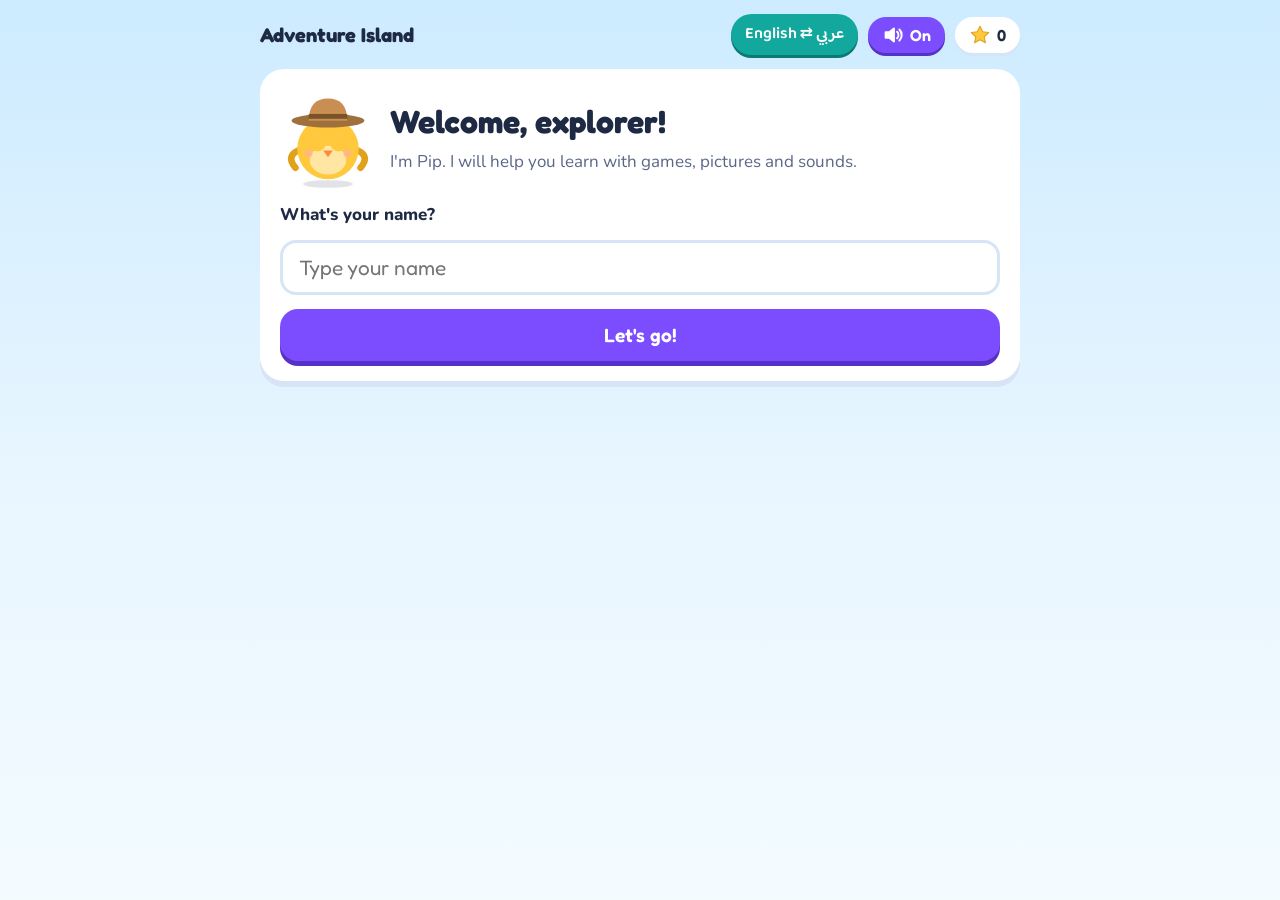
<file: index.html>
<!doctype html>
<html lang="en">
<head>
<meta charset="utf-8">
<meta name="viewport" content="width=device-width, initial-scale=1, viewport-fit=cover">
<meta name="apple-mobile-web-app-capable" content="yes">
<meta name="apple-mobile-web-app-title" content="Adventure Island">
<meta name="theme-color" content="#CDEBFF">
<title>Adventure Island</title>
<link rel="preconnect" href="https://fonts.googleapis.com">
<link rel="stylesheet" href="https://fonts.googleapis.com/css2?family=Fredoka:wght@500;600;700&family=Nunito:wght@600;800&family=Baloo+Bhaijaan+2:wght@500;600;700&family=Andika:wght@400;700&display=swap">
<link rel="stylesheet" href="style.css?v=202611031421">
</head>
<body>
<div class="wrap" id="app"></div>

<script src="engine.js?v=202611031421"></script>
<!-- Lessons: add one <script> line per worksheet (see CLAUDE.md) -->
<script src="lessons/islamic-tawheed.js?v=202611031421"></script>
<script src="lessons/islamic-t3.js?v=202611031421"></script>
<script src="lessons/islamic-t4.js?v=202611031421"></script>
<script src="lessons/islamic-t5.js?v=202611031421"></script>
<script src="lessons/islamic-t6.js?v=202611031421"></script>
<script src="lessons/islamic-t7.js?v=202611031421"></script>
<script src="lessons/islamic-t8.js?v=202611031421"></script>
<script src="lessons/islamic-f1.js?v=202611031421"></script>
<script src="lessons/islamic-f2.js?v=202611031421"></script>
<script src="lessons/islamic-f3.js?v=202611031421"></script>
<script src="lessons/islamic-f4.js?v=202611031421"></script>
<script src="lessons/islamic-f5.js?v=202611031421"></script>
<script src="lessons/islamic-f6.js?v=202611031421"></script>
<script src="lessons/islamic-f7.js?v=202611031421"></script>
<script src="lessons/islamic-f8.js?v=202611031421"></script>
<script src="lessons/islamic-f9.js?v=202611031421"></script>
<script src="lessons/islamic-f10.js?v=202611031421"></script>
<script src="lessons/arabic-review.js?v=202611031421"></script>
<script src="lessons/arabic-khat.js?v=202611031421"></script>
<script src="lessons/arabic-u1l1.js?v=202611031421"></script>
<script src="lessons/arabic-u1l2.js?v=202611031421"></script>
<script src="lessons/arabic-u1t.js?v=202611031421"></script>
<script src="lessons/arabic-u2l1.js?v=202611031421"></script>
<script src="lessons/arabic-u2l2.js?v=202611031421"></script>
<script src="lessons/arabic-u2t.js?v=202611031421"></script>
<script src="lessons/arabic-u3l1.js?v=202611031421"></script>
<script src="lessons/arabic-u3l2.js?v=202611031421"></script>
<script src="lessons/arabic-u3t.js?v=202611031421"></script>
<script src="lessons/arabic-u4l1.js?v=202611031421"></script>
<script src="lessons/arabic-u4l2.js?v=202611031421"></script>
<script src="lessons/arabic-u4t.js?v=202611031421"></script>
<script src="lessons/english-u3-kickoff.js?v=202611031421"></script>
<script src="lessons/english-u3-training.js?v=202611031421"></script>
<script src="lessons/english-u3-l1.js?v=202611031421"></script>
<script src="lessons/english-u3-l2.js?v=202611031421"></script>
<script src="lessons/english-u3-l3.js?v=202611031421"></script>
<script src="lessons/english-u3-l4.js?v=202611031421"></script>
<script src="lessons/english-u3-l5.js?v=202611031421"></script>
<script src="lessons/english-u3-l6.js?v=202611031421"></script>
<script src="lessons/english-u3-finish.js?v=202611031421"></script>
<script src="lessons/letters-big-small.js?v=202611031421"></script>
<script src="lessons/math-t02.js?v=202611031421"></script>
<script src="lessons/math-t03.js?v=202611031421"></script>
<script src="lessons/math-t04.js?v=202611031421"></script>
<script src="lessons/math-t05.js?v=202611031421"></script>
<script src="lessons/math-t06.js?v=202611031421"></script>
<script src="lessons/math-t07.js?v=202611031421"></script>
<script src="lessons/math-t08.js?v=202611031421"></script>
<script src="lessons/math-t09.js?v=202611031421"></script>
<script src="lessons/math-t10.js?v=202611031421"></script>
<script src="lessons/math-t11.js?v=202611031421"></script>
<script src="lessons/math-t12.js?v=202611031421"></script>
<script src="lessons/math-t13.js?v=202611031421"></script>
<script src="lessons/math-t14.js?v=202611031421"></script>
<script src="lessons/math-t15.js?v=202611031421"></script>
<script src="lessons/math-t16.js?v=202611031421"></script>
<script src="lessons/math-times-groups.js?v=202611031421"></script>
<script src="lessons/science-living-things.js?v=202611031421"></script>
<script src="lessons/grammar-nouns.js?v=202611031421"></script>
<script src="lessons/phonics-long-a.js?v=202611031421"></script>
<script src="lessons/vocab-adventure.js?v=202611031421"></script>
<script src="lessons/story-young-adventurers.js?v=202611031421"></script>
<!-- School tests the parent uploaded, with links to the lesson to study -->
<script src="tests.js?v=202611031421"></script>
<script>boot();</script>
</body>
</html>
</file>
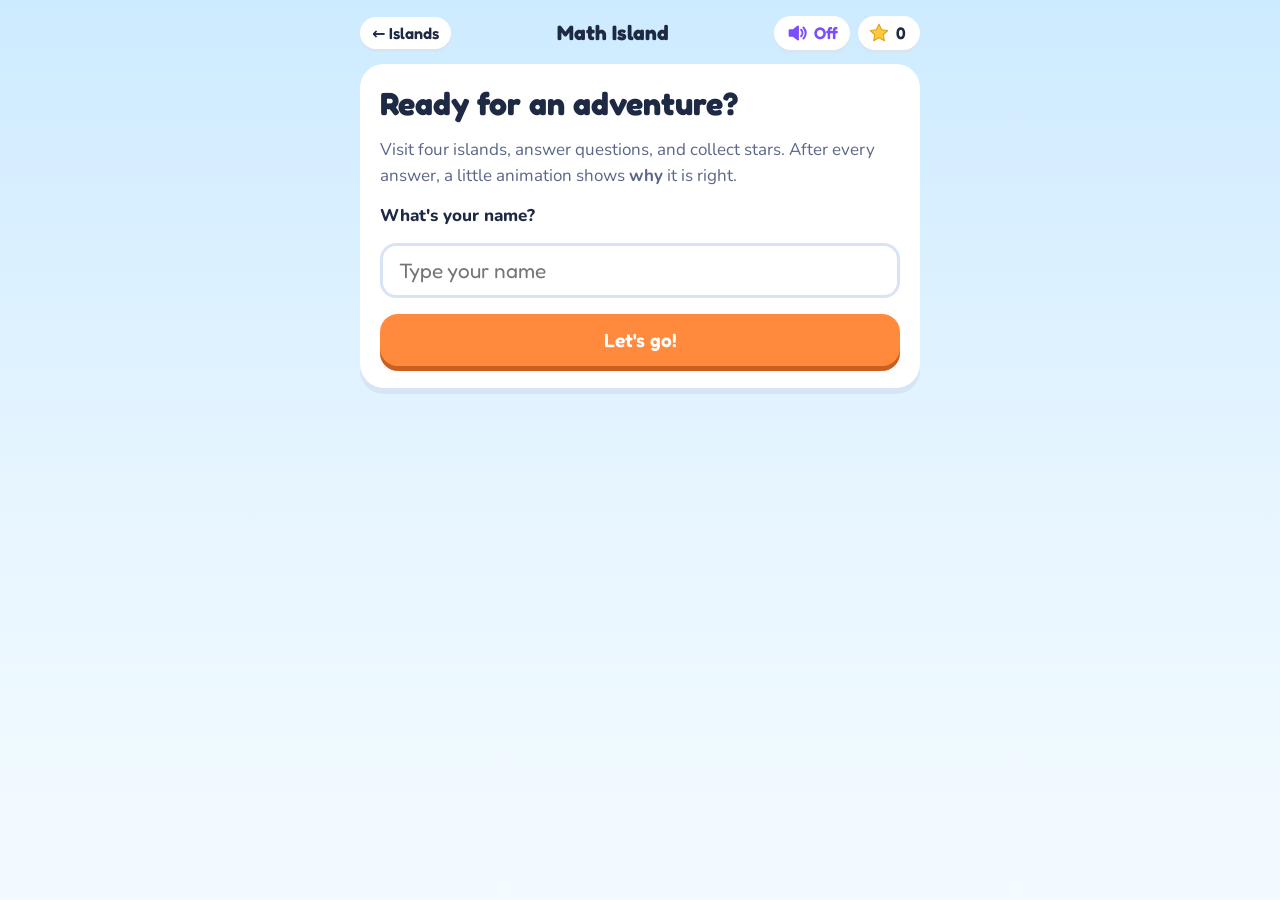
<file: math.html>
<!doctype html>
<html lang="en">
<head>
<meta charset="utf-8">
<meta name="viewport" content="width=device-width, initial-scale=1, viewport-fit=cover">
<meta name="apple-mobile-web-app-capable" content="yes">
<style>:root{padding-top:env(safe-area-inset-top,0px);padding-bottom:env(safe-area-inset-bottom,0px)}body{margin:0}[hidden]{display:none!important}img{max-width:100%}</style>
<title>Math Island Quest</title>
<link rel="preconnect" href="https://fonts.googleapis.com">
<link rel="stylesheet" href="https://fonts.googleapis.com/css2?family=Fredoka:wght@500;600;700&family=Nunito:wght@600;800&display=swap">
<style>
/* Layout: one-column phone-first game card over a sky; island map, then one question per screen with an animated "watch why" stage. Deliberately single bright theme for a child. */
:root{
  --sky:#CDEBFF; --sky2:#E9F6FF; --card:#FFFFFF; --ink:#1E2A44; --soft:#5A6788;
  --tang:#FF8A3D; --grape:#7C4DFF; --leaf:#22B566; --berry:#F0466B; --sun:#FFC83D;
  --line:#D6E4F5; --lav:#F2EDFF; --lav2:#D8CCFF;
  --display:"Fredoka","Baloo 2","Comic Sans MS",system-ui,sans-serif;
  --body:"Nunito","Trebuchet MS",system-ui,sans-serif;
  color-scheme:light;
}
html,body{height:100%}
body{background:linear-gradient(180deg,var(--sky) 0%,var(--sky2) 60%,#F3FBFF 100%);background-color:var(--sky);color:var(--ink);font-family:var(--body);font-size:17px;
  padding-left:max(16px,env(safe-area-inset-left,0px));padding-right:max(16px,env(safe-area-inset-right,0px));padding-block:16px 40px;}
*{box-sizing:border-box}
.wrap{max-width:560px;margin:0 auto;display:flex;flex-direction:column;gap:14px}
.top{display:flex;align-items:center;justify-content:space-between;gap:10px;flex-wrap:wrap}
.homeb{font-family:var(--display);font-weight:600;font-size:1rem;background:var(--card);border-radius:999px;padding:6px 12px;box-shadow:0 3px 0 var(--line);color:var(--ink);text-decoration:none;white-space:nowrap}
.brand{font-family:var(--display);font-weight:700;font-size:1.3rem;margin:0}
.tr{display:flex;gap:8px;align-items:center}
.starpill,.snd{display:flex;align-items:center;gap:6px;background:var(--card);border-radius:999px;padding:6px 14px 6px 10px;font-family:var(--display);font-weight:600;font-size:1.05rem;box-shadow:0 3px 0 var(--line)}
.snd{padding:6px 12px;color:var(--grape)}
.snd.on{background:var(--grape);color:#fff}
.starpill svg,.snd svg{width:22px;height:22px}
.card{background:var(--card);border-radius:24px;padding:22px 20px;box-shadow:0 6px 0 var(--line)}
h1,h2,h3{font-family:var(--display);margin:0;text-wrap:balance}
h1{font-size:2rem;line-height:1.1}
h2{font-size:1.5rem;line-height:1.2}
p{margin:0;line-height:1.5}
.muted{color:var(--soft)}
button{font:inherit;cursor:pointer;border:0;color:inherit}
button:focus-visible,input:focus-visible{outline:3px solid var(--grape);outline-offset:3px}
.big{font-family:var(--display);font-weight:600;font-size:1.2rem;border-radius:18px;padding:14px 22px;background:var(--tang);color:#fff;box-shadow:0 5px 0 #C9601F;transition:transform .08s}
.big:active{transform:translateY(3px);box-shadow:0 2px 0 #C9601F}
.big.alt{background:var(--card);color:var(--ink);box-shadow:0 5px 0 var(--line);border:2px solid var(--line)}
.row{display:flex;gap:10px;flex-wrap:wrap;align-items:center}
input#name{font:inherit;font-family:var(--display);font-size:1.3rem;padding:12px 16px;border-radius:16px;border:3px solid var(--line);width:100%;color:var(--ink);background:#fff}

.map{display:flex;flex-direction:column;padding:6px 0}
.isl{display:flex;align-items:center;gap:16px;padding:10px 0;text-align:left;background:none;width:100%}
.isl.rev{flex-direction:row-reverse;text-align:right}
.blob{flex:none;width:88px;height:88px;border-radius:44% 56% 52% 48%/50% 44% 56% 50%;display:grid;place-items:center;color:#fff;font-family:var(--display);font-weight:700;font-size:2rem;box-shadow:0 6px 0 rgba(30,42,68,.18)}
.isl .meta{display:flex;flex-direction:column;gap:2px;min-width:0}
.isl .meta b{font-family:var(--display);font-size:1.3rem}
.isl .meta span{color:var(--soft);font-size:.95rem}
.modes{display:grid;grid-template-columns:1fr 1fr;gap:10px}
.mode{background:var(--sky2);border:3px solid var(--line);border-radius:16px;padding:10px 12px;display:flex;flex-direction:column;gap:2px;text-align:left}
.mode b{font-family:var(--display);font-size:1.1rem}
.mode span{font-size:.85rem;color:var(--soft)}
.mode.on{background:#fff;border-color:var(--grape);box-shadow:0 0 0 3px var(--lav2)}
.mode.on b{color:var(--grape)}
.isl .meta i{font-style:normal;font-weight:800;font-size:.9rem}
.path{height:26px;border-left:4px dotted #9BC3E8;margin-left:44px}
.path.r{margin-left:auto;margin-right:44px}

.qhead{display:flex;align-items:center;justify-content:space-between;gap:10px}
.back{background:var(--card);border-radius:14px;padding:8px 14px;font-weight:800;box-shadow:0 3px 0 var(--line)}
.bar{flex:1;height:14px;background:#fff;border-radius:99px;overflow:hidden;box-shadow:inset 0 0 0 2px var(--line)}
.bar>div{height:100%;background:var(--leaf);border-radius:99px;transition:width .4s}
.tag{font-size:.8rem;font-weight:800;letter-spacing:.08em;text-transform:uppercase}
.story{background:#FFF4E8;border-radius:16px;padding:14px 16px;line-height:1.55;font-weight:700}
.story .kw{background:var(--sun);border-radius:6px;padding:0 4px}
.qtext{font-family:var(--display);font-weight:600;font-size:1.55rem;line-height:1.25;text-wrap:balance}
.qtext .hl{background:var(--sun);border-radius:8px;padding:0 6px}
.speak{display:inline-flex;align-items:center;gap:6px;background:var(--sky2);border-radius:12px;padding:6px 12px;font-weight:800;font-size:.9rem;color:var(--grape)}
.speak svg{width:18px;height:18px}
.opts{display:grid;grid-template-columns:repeat(auto-fit,minmax(130px,1fr));gap:12px}
.opt{font-family:var(--display);font-weight:600;font-size:1.4rem;background:#fff;border:3px solid var(--line);border-radius:18px;padding:16px 10px;box-shadow:0 5px 0 var(--line);min-height:72px;transition:transform .08s}
.opt:active{transform:translateY(3px);box-shadow:0 2px 0 var(--line)}
.opt.ok{background:var(--leaf);border-color:var(--leaf);color:#fff;box-shadow:0 5px 0 #168048}
.opt.no{background:#FFE3E9;border-color:var(--berry);color:var(--berry);animation:shake .35s}
.opt:disabled{cursor:default}
@keyframes shake{0%,100%{transform:translateX(0)}25%{transform:translateX(-8px)}75%{transform:translateX(8px)}}

.eq{display:flex;justify-content:center;align-items:center;gap:8px;flex-wrap:wrap;font-family:var(--display);font-weight:700;font-size:2.3rem;font-variant-numeric:tabular-nums}
.eq .box{min-width:70px;height:70px;border-radius:16px;display:grid;place-items:center;background:var(--sky2);padding:0 8px}
.eq .box.q{background:#fff;border:4px dashed var(--grape);color:var(--grape)}
.eq .box.q.filled{border-style:solid;background:var(--leaf);border-color:var(--leaf);color:#fff}
.fb{min-height:28px;font-family:var(--display);font-weight:600;font-size:1.25rem;text-align:center}
.fb.good{color:var(--leaf)} .fb.bad{color:var(--berry)}

/* animated explainer stage */
.why{background:var(--lav);border-radius:20px;padding:14px;display:flex;flex-direction:column;gap:12px}
.why .wh{display:flex;justify-content:space-between;align-items:center;gap:8px}
.why .tag{color:var(--grape)}
.replay{background:#fff;color:var(--grape);border-radius:12px;padding:6px 12px;font-weight:800;font-size:.9rem;box-shadow:0 2px 0 var(--lav2)}
.stage{background:#fff;border-radius:16px;padding:14px 10px;min-height:150px;display:flex;flex-direction:column;align-items:center;gap:12px;overflow:hidden}
.cap{font-family:var(--display);font-weight:600;font-size:1.2rem;line-height:1.35;text-align:center;min-height:3.2em;color:var(--ink);text-wrap:balance}
.cap b{color:var(--grape)}
.pile{display:flex;flex-wrap:wrap;gap:5px;justify-content:center;max-width:300px;min-height:18px}
.dot{width:16px;height:16px;border-radius:50%;background:var(--tang);flex:none}
.dot.apple{width:24px;height:24px;background:radial-gradient(circle at 35% 35%,#FF8A8A 0 3px,transparent 4px),#E5383B;border-radius:50% 50% 46% 46%;position:relative}
.dot.apple::after{content:"";position:absolute;top:-5px;left:11px;width:7px;height:5px;background:#22B566;border-radius:0 6px 0 6px}
.dot.orange{width:24px;height:24px;background:radial-gradient(circle at 35% 35%,#FFD29A 0 3px,transparent 4px),#FF9F1C}
.dot.straw{width:20px;height:24px;border-radius:45% 45% 50% 50%/40% 40% 60% 60%;background:radial-gradient(circle at 30% 45%,#FFE9A8 0 1.2px,transparent 1.6px),radial-gradient(circle at 65% 40%,#FFE9A8 0 1.2px,transparent 1.6px),radial-gradient(circle at 50% 70%,#FFE9A8 0 1.2px,transparent 1.6px),#F0466B;border-top:4px solid #22B566}
.dot.grape{width:18px;height:18px;background:radial-gradient(circle at 35% 35%,#C9B5FF 0 2px,transparent 3px),#7C4DFF}
.bowl{display:flex;flex-wrap:wrap;gap:5px;justify-content:center;align-content:center;max-width:320px;min-height:70px;padding:14px 16px;background:#FFF4E8;border:3px dashed var(--tang);border-radius:999px/60%;cursor:pointer}
.bowl.empty{border-style:solid;border-color:var(--line);background:var(--sky2);font-family:var(--display);font-weight:600;color:var(--soft);cursor:default}
.g.next{border-color:var(--tang);box-shadow:0 0 0 4px #FFE0C8}
button.nt{border:0;font:inherit;cursor:pointer}
.playbtn{background:var(--grape);box-shadow:0 5px 0 #5631C9}
.playbtn:active{box-shadow:0 2px 0 #5631C9}
.dot.cookie{width:24px;height:24px;background:radial-gradient(circle at 30% 35%,#5A3417 0 2.5px,transparent 3px),radial-gradient(circle at 65% 30%,#5A3417 0 2px,transparent 2.5px),radial-gradient(circle at 55% 68%,#5A3417 0 2.5px,transparent 3px),radial-gradient(circle at 28% 70%,#5A3417 0 1.8px,transparent 2.2px),#E8A85A;box-shadow:inset 0 -2px 0 #C98535}
.g.plate{border-radius:50%/40%;background:#fff;border:3px solid var(--line);padding:10px 8px 6px;min-width:84px}
.g.plate .in{max-width:92px}
.wn{align-self:center;min-width:160px}
.round{font-family:var(--display);font-weight:700;font-size:1.1rem;color:var(--grape);background:var(--lav);border-radius:99px;padding:4px 14px}
.dot.pen{width:8px;height:22px;border-radius:3px 3px 6px 6px;background:linear-gradient(180deg,#FFC83D 0 75%,#F0A070 75% 88%,#1E2A44 88%)}
.dot.book{width:12px;height:18px;border-radius:2px;background:var(--grape)}
.dot.fold{width:20px;height:15px;border-radius:3px;background:var(--leaf)}
.grps{display:flex;flex-wrap:wrap;gap:8px;justify-content:center;width:100%}
.g{background:var(--sky2);border:2px solid var(--line);border-radius:14px;padding:8px 6px 4px;display:flex;flex-direction:column;align-items:center;gap:4px;min-width:62px;transition:transform .25s,border-color .25s,background .25s}
.g .in{display:flex;flex-wrap:wrap;gap:4px;justify-content:center;max-width:96px;min-height:22px}
.g .lbl{font-family:var(--display);font-weight:700;font-size:1rem;color:var(--soft)}
.g .who{font-size:.72rem;font-weight:800;color:var(--soft);text-transform:uppercase;letter-spacing:.06em}
.g.star{border-color:var(--grape);background:#fff;transform:scale(1.08)}
.g.star .lbl{color:var(--grape);font-size:1.4rem}
.rows{display:flex;flex-direction:column;gap:6px;align-items:stretch}
.r{display:flex;align-items:center;gap:10px;animation:pop .35s both}
.r .in{display:flex;gap:4px;background:var(--sky2);border-radius:10px;padding:6px 8px}
.tot{font-family:var(--display);font-weight:700;font-size:1.2rem;color:var(--grape);min-width:36px;font-variant-numeric:tabular-nums}
@keyframes pop{from{opacity:0;transform:translateY(8px) scale(.9)}to{opacity:1;transform:none}}
.hops{display:flex;flex-wrap:wrap;gap:6px;justify-content:center}
.hop{font-family:var(--display);font-weight:700;font-size:1.2rem;background:var(--sky2);border-radius:12px;padding:6px 10px;animation:jump .45s both}
.hop.end{background:var(--leaf);color:#fff}
@keyframes jump{0%{opacity:0;transform:translateY(-22px)}60%{transform:translateY(4px)}100%{opacity:1;transform:none}}
.nums{display:grid;grid-template-columns:repeat(5,1fr);gap:8px;width:100%;max-width:340px}
.nt{background:var(--sky2);border-radius:12px;padding:6px 4px;display:flex;flex-direction:column;align-items:center;gap:4px;transition:background .3s}
.nt b{font-family:var(--display);font-size:1.3rem}
.nt .pr{display:grid;grid-template-columns:repeat(5,10px);grid-auto-rows:10px;gap:3px;min-height:23px}
.nt .pr span{width:10px;height:10px;border-radius:50%;background:var(--tang)}
.nt.ev{background:#DDF6E8}.nt.ev b{color:var(--leaf)}
.nt.od{background:#FFE3E9}.nt.od b{color:var(--berry)}
.nt.od .pr span.left{background:var(--berry);outline:2px solid var(--berry);outline-offset:1px}
.lab{display:flex;gap:10px;justify-content:center;align-items:flex-start;font-family:var(--display);flex-wrap:wrap}
.lab .p{display:flex;flex-direction:column;align-items:center;gap:6px;min-width:44px}
.lab .p b{font-size:2.2rem;border-radius:12px;padding:0 8px;transition:background .3s}
.lab .p span{font-size:.85rem;font-weight:700;color:var(--grape);opacity:0;transform:translateY(-6px);transition:all .35s;text-transform:uppercase;letter-spacing:.04em}
.lab .p.show span{opacity:1;transform:none}
.lab .p.show b{background:var(--lav)}
.lab .p.tgt.show b{background:var(--sun)}
.house{width:220px;max-width:100%}
.house .n{transition:fill .3s}
.house circle{transition:fill .3s,r .3s}
.facts{display:flex;flex-direction:column;gap:4px;align-items:center;font-family:var(--display);font-weight:600;font-size:1.3rem;font-variant-numeric:tabular-nums}
.facts div{animation:pop .35s both}
.facts .me{background:var(--sun);border-radius:8px;padding:0 8px}
.kwbox{display:flex;align-items:center;gap:10px;font-family:var(--display);font-weight:700;font-size:1.3rem;animation:pop .35s both}
.kwbox .sym{width:56px;height:56px;border-radius:16px;display:grid;place-items:center;color:#fff;font-size:2rem}

.paper{background:repeating-linear-gradient(180deg,#fff 0 38px,#CFE0F5 38px 40px);border-radius:16px;padding:10px 18px 14px;border-left:6px solid var(--berry)}
.paper div{font-family:var(--display);font-weight:600;font-size:1.45rem;line-height:40px;font-variant-numeric:tabular-nums}
.next{align-self:stretch}
.burst{position:fixed;pointer-events:none;z-index:50;width:26px;height:26px}
.trophy{width:140px;margin:0 auto;display:block}
.center{text-align:center;align-items:center}
.stack{display:flex;flex-direction:column;gap:16px}
@media (prefers-reduced-motion:reduce){*{animation:none!important;transition:none!important}.burst{display:none}}
</style>
</head>
<body>

<div class="wrap" id="app"></div>

<script>
const STAR='<svg viewBox="0 0 24 24"><path d="M12 2.5l2.9 6 6.6.8-4.9 4.6 1.3 6.6L12 17.3 6.1 20.5l1.3-6.6L2.5 9.3l6.6-.8z" fill="#FFC83D" stroke="#E0A21A" stroke-width="1.2" stroke-linejoin="round"/></svg>';
const SPK='<svg viewBox="0 0 24 24" fill="none" stroke="currentColor" stroke-width="2.2" stroke-linecap="round" stroke-linejoin="round"><path d="M4 9v6h4l5 4V5L8 9z" fill="currentColor"/><path d="M16.5 8.5a5 5 0 0 1 0 7M19 6a8.5 8.5 0 0 1 0 12"/></svg>';
const RM=matchMedia('(prefers-reduced-motion: reduce)').matches;

const rnd=(lo,hi)=>lo+Math.floor(Math.random()*(hi-lo+1));
const uniq=(ans,cands,n)=>{const out=[String(ans)];for(const c of cands){const s=String(c);if(out.length>=n)break;if(!out.includes(s)&&!(typeof c==='number'&&c<0))out.push(s);}let k=1;while(out.length<n){const s=String(Number(ans)+k++);if(!out.includes(s))out.push(s);}return shuffle(out);};
const cardTitle=()=>S.mode==='sheet'?'Copy this onto your paper:':'Say it out loud, then write it on scrap paper:';
const FAM=(a,b,p)=>[
 {t:'fill',fam:[a,b,p],eq:[a,'×',b,'=',null],ans:p,anim:{k:'fam',me:0}},
 {t:'fill',fam:[a,b,p],eq:[b,'×',null,'=',p],ans:a,anim:{k:'fam',me:1}},
 {t:'fill',fam:[a,b,p],eq:[p,'÷',b,'=',null],ans:a,anim:{k:'fam',me:2}},
 {t:'fill',fam:[a,b,p],eq:[null,'÷',a,'=',b],ans:p,anim:{k:'fam',me:3}},
 {t:'card',title:'Fact family done! '+cardTitle(),lines:[`${a} × ${b} = ${p}`,`${b} × ${a} = ${p}`,`${p} ÷ ${a} = ${b}`,`${p} ÷ ${b} = ${a}`]}
];
const randFam=()=>{const a=rnd(2,9);let b=rnd(2,10);while(b===a)b=rnd(2,10);return FAM(a,b,a*b);};
const WORDS=['PRODUCT','QUOTIENT','DIVIDEND','DIVISOR'];

const qDiv=(b,q)=>({t:'mc',q:`What is ${b*q} ÷ ${b}?`,opts:uniq(q,[q+1,q-1,q+2,b],3),ans:String(q),anim:{k:'div',a:b*q,b}});
const qHelp=(b,q)=>{const xs=[q-2>0?q-2:q+2,q+1];return {t:'mc',q:`Which fact helps you solve ${b*q} ÷ ${b}?`,opts:shuffle([q,...xs].map(x=>`${b} × ${x} = ${b*x}`)),ans:`${b} × ${q} = ${b*q}`,anim:{k:'skip',s:b,e:b*q}};};
const qZero=n=>({t:'mc',q:`What is 0 ÷ ${n}?`,opts:shuffle(['0','1',String(n)]),ans:'0',anim:{k:'div',a:0,b:n,thing:'cookies',who:'friend'}});
const qOne=n=>({t:'mc',q:`What is ${n} ÷ 1?`,opts:shuffle(['0','1',String(n)]),ans:String(n),anim:{k:'div',a:n,b:1,thing:'cookies',who:'friend'}});
function qEven(fixed){
  if(fixed)return {t:'mc',q:'Which list has only even numbers?',opts:['0, 2, 4, 6, 8','0, 1, 2, 3, 4','6, 5, 4, 3, 2'],ans:'0, 2, 4, 6, 8',anim:{k:'even'}};
  const ev=shuffle([0,2,4,6,8]).slice(0,4).sort((x,y)=>x-y);
  const w1=[...ev];w1[rnd(0,3)]=[1,3,5,7,9][rnd(0,4)];
  const st=rnd(0,5),w2=[st,st+1,st+2,st+3];
  const f=l=>l.join(', ');
  return {t:'mc',q:'Which list has only even numbers?',opts:shuffle([f(ev),f([...new Set(w1)].sort((x,y)=>x-y)),f(w2)]),ans:f(ev),anim:{k:'even'}};
}
const wProd=(a,b)=>({t:'mc',q:'The answer to a <span class="hl">multiplication</span> problem is the …',opts:shuffle(WORDS),ans:'PRODUCT',anim:{k:'lab',parts:[[a,'factor'],['×'],[b,'factor'],['='],[a*b,'product']],tgt:4}});
const wQuot=(b,q)=>({t:'mc',q:'The answer to a <span class="hl">division</span> problem is the …',opts:shuffle(WORDS),ans:'QUOTIENT',anim:{k:'lab',parts:[[b*q,'dividend'],['÷'],[b,'divisor'],['='],[q,'quotient']],tgt:4}});
const wDend=(b,q)=>({t:'mc',q:`In ${b*q} ÷ ${b} = ${q}, the number <span class="hl">${b*q}</span> is the …`,opts:shuffle(WORDS),ans:'DIVIDEND',anim:{k:'lab',parts:[[b*q,'dividend'],['÷'],[b,'divisor'],['='],[q,'quotient']],tgt:0}});
const wDsor=(b,q)=>({t:'mc',q:`In ${b*q} ÷ ${b} = ${q}, the number <span class="hl">${b}</span> is the …`,opts:shuffle(WORDS),ans:'DIVISOR',anim:{k:'lab',parts:[[b*q,'dividend'],['÷'],[b,'divisor'],['='],[q,'quotient']],tgt:2}});

function story(b,q,c,d,m,n){
  const a=b*q,P={k:'div',a,b,thing:'pencils',who:'student',cls:'pen'},B={k:'mul',a:c,b:d,thing:'books',grp:'shelf',cls:'book'},F={k:'mul',a:m,b:n,thing:'folders',grp:'class',cls:'fold'};
  return [
   {t:'mc',story:`A teacher has ${a} pencils. She <span class="kw">shares them equally</span> among ${b} students.`,q:'Which number sentence matches?',opts:shuffle([`${a} ÷ ${b}`,`${a} × ${b}`,`${a} − ${b}`]),ans:`${a} ÷ ${b}`,anim:{...P,op:'÷',kw:'shares equally'}},
   {t:'mc',story:`A teacher has ${a} pencils. She shares them equally among ${b} students.`,q:'How many pencils does each student get?',opts:uniq(q,[q-1,q+1,a+b],4),ans:String(q),anim:P},
   {t:'card',title:cardTitle(),lines:[`Sentence: ${a} ÷ ${b} = ${q}`,`Each student gets ${q} pencils.`]},
   {t:'mc',story:`There are ${c} shelves. <span class="kw">Each shelf holds</span> ${d} books.`,q:'Which number sentence matches?',opts:shuffle([`${c} + ${d}`,`${c} × ${d}`,`${d} − ${c}`]),ans:`${c} × ${d}`,anim:{...B,op:'×',kw:'each shelf holds'}},
   {t:'mc',story:`There are ${c} shelves. Each shelf holds ${d} books.`,q:'How many books are there altogether?',opts:uniq(c*d,[c*d-d,c*d+d,c+d],4),ans:String(c*d),anim:B},
   {t:'card',title:cardTitle(),lines:[`Sentence: ${c} × ${d} = ${c*d}`,`There are ${c*d} books altogether.`]},
   {t:'mc',story:`Angela has ${m} classes. <span class="kw">Each class needs</span> ${n} folders.`,q:'Which number sentence matches?',opts:shuffle([`${m} + ${n}`,`${m} × ${n}`,`${m} − ${n}`]),ans:`${m} × ${n}`,anim:{...F,op:'×',kw:'each class needs'}},
   {t:'mc',story:`Angela has ${m} classes. Each class needs ${n} folders.`,q:'How many folders does Angela need?',opts:uniq(m*n,[m+n,m*n+n,m*n-n],4),ans:String(m*n),anim:F},
   {t:'card',title:cardTitle(),lines:[`Sentence: ${m} × ${n} = ${m*n}`,`Angela needs ${m*n} folders.`]},
   ...FAM(n,m,m*n)
  ];
}
function dq(){return [rnd(2,6),rnd(2,8)];}
function nm(){let m=rnd(3,8),n=rnd(2,4);if(m===n)m++;return [m,n];}
const GEN=[
 r=>r?[qDiv(...dq()),qHelp(rnd(3,6),rnd(3,8)),qZero(rnd(2,9)),qOne(rnd(2,9)),qEven(false),qDiv(...dq())]
     :[qDiv(4,6),qHelp(5,7),qZero(6),qOne(9),qEven(true),qDiv(5,3)],
 r=>r?[wProd(rnd(2,9),rnd(2,9)),wQuot(...dq()),wDend(...dq()),wDsor(...dq())]
     :[wProd(4,3),wQuot(3,4),wDend(4,6),wDsor(5,7)],
 r=>r?[...randFam(),...randFam(),...randFam()]:[...FAM(4,5,20),...FAM(9,10,90),...FAM(5,8,40)],
 r=>r?story(rnd(3,6),rnd(3,8),rnd(3,8),rnd(3,9),...nm()):story(4,7,7,8,5,2)
];
const LEVELS=[
 {name:'Quick Pick',sub:'Choose the right answer',color:'var(--tang)'},
 {name:'Word Match',sub:'Product, quotient, dividend, divisor',color:'var(--grape)'},
 {name:'Fact Families',sub:'Three numbers, four facts',color:'var(--leaf)'},
 {name:'Story Problems',sub:'Pencils, books and folders',color:'var(--berry)'}
];
const genLevel=k=>{LEVELS[k].qs=GEN[k](S.mode!=='sheet');};

const CHEERS=['Great job!','Awesome!','You got it!','Super star!','Brilliant!','Yes! Well done!'];
const TRY=['Not quite. Let\'s play to find it!','Almost! Try the fruits below.','Keep going, you can do it!'];

let S={name:'',stars:0,done:[0,0,0,0],sound:false,mode:'practice'};
try{const s=JSON.parse(localStorage.getItem('mathIsland')||'null');if(s&&Array.isArray(s.done))S=Object.assign(S,s);}catch(e){}
const save=()=>{try{localStorage.setItem('mathIsland',JSON.stringify(S))}catch(e){}};

const app=document.getElementById('app');
let cur={lv:0,i:0,tries:0,solved:false};
let tok=0;

function say(t,force){
  if(!S.sound&&!force)return;
  try{
    const clean=t.replace(/<[^>]+>/g,'').replace(/÷/g,' divided by ').replace(/×/g,' times ').replace(/−/g,' minus ').replace(/=/g,' equals ').replace(/…/g,' blank ').replace(/\?/g,' what ');
    speechSynthesis.cancel();const u=new SpeechSynthesisUtterance(clean);u.rate=.9;speechSynthesis.speak(u);
  }catch(e){}
}
const shuffle=a=>a.map(v=>[Math.random(),v]).sort((x,y)=>x[0]-y[0]).map(v=>v[1]);
const wait=ms=>new Promise(r=>setTimeout(r,RM?Math.min(ms,250):ms));
const topBar=()=>`<div class="top"><a class="homeb" href="./" aria-label="All islands">&#8592; Islands</a><p class="brand">Math Island</p><div class="tr"><button class="snd${S.sound?' on':''}" id="snd" aria-pressed="${S.sound}">${SPK}${S.sound?'On':'Off'}</button><div class="starpill">${STAR}<span id="sc">${S.stars}</span></div></div></div>`;
function wireTop(){const b=document.getElementById('snd');if(b)b.onclick=()=>{S.sound=!S.sound;save();b.classList.toggle('on',S.sound);b.innerHTML=SPK+(S.sound?'On':'Off');b.setAttribute('aria-pressed',S.sound);if(!S.sound)try{speechSynthesis.cancel()}catch(e){}else say('Sound is on!');};}

function home(){
  if(!S.name){
    app.innerHTML=topBar()+`<div class="card stack">
      <h1>Ready for an adventure?</h1>
      <p class="muted">Visit four islands, answer questions, and collect stars. After every answer, a little animation shows <b>why</b> it is right.</p>
      <label for="name" style="font-weight:800">What's your name?</label>
      <input id="name" maxlength="20" placeholder="Type your name" autocomplete="off">
      <button class="big" id="go">Let's go!</button></div>`;
    wireTop();
    const go=()=>{S.name=(document.getElementById('name').value.trim()||'Explorer');save();map();};
    document.getElementById('go').onclick=go;
    document.getElementById('name').onkeydown=e=>{if(e.key==='Enter')go();};
  } else map();
}

function map(){
  tok++;
  let html=topBar()+`<div class="card stack"><h2>Hi ${esc(S.name)}! Pick an island</h2><p class="muted">Go in order, just like your worksheet. Tap an island to start.</p>
  <div class="modes" role="group" aria-label="Numbers"><button class="mode${S.mode!=='sheet'?' on':''}" data-m="practice"><b>Practice</b><span>New numbers every time</span></button><button class="mode${S.mode==='sheet'?' on':''}" data-m="sheet"><b>My worksheet</b><span>The numbers on her paper</span></button></div><div class="map">`;
  LEVELS.forEach((L,k)=>{
    const n=L.qs.length,d=Math.min(S.done[k],n),full=d>=n;
    html+=`<button class="isl${k%2?' rev':''}" data-k="${k}"><div class="blob" style="background:${L.color}">${full?'✓':k+1}</div><div class="meta"><b>${L.name}</b><span>${L.sub}</span><i style="color:${L.color}">${full?'Finished!':d?`${d} of ${n} done`:'Not started'}</i></div></button>`;
    if(k<LEVELS.length-1)html+=`<div class="path${k%2?'':' r'}"></div>`;
  });
  html+=`</div></div><button class="big alt" id="reset">Start over from the beginning</button>`;
  app.innerHTML=html;wireTop();
  app.querySelectorAll('.isl').forEach(b=>b.onclick=()=>{const k=+b.dataset.k;start(k,S.done[k]>=LEVELS[k].qs.length?0:S.done[k]);});
  app.querySelectorAll('.mode').forEach(b=>b.onclick=()=>{if(S.mode===b.dataset.m)return;S.mode=b.dataset.m;S.done=[0,0,0,0];save();LEVELS.forEach((_,k)=>genLevel(k));map();});
  document.getElementById('reset').onclick=()=>{S.stars=0;S.done=[0,0,0,0];save();map();};
}

function start(lv,i){if(S.mode!=='sheet'||i===0)genLevel(lv);cur={lv,i,tries:0,solved:false};render();}

function render(){
  tok++;
  const L=LEVELS[cur.lv],Q=L.qs[cur.i];
  if(!Q){finish();return;}
  const pct=Math.round(cur.i/L.qs.length*100);
  let h=topBar()+`<div class="qhead"><button class="back" id="back">← Map</button><div class="bar"><div style="width:${pct}%"></div></div><span class="tag" style="color:${L.color}">${cur.i+1}/${L.qs.length}</span></div><div class="card stack" id="qc">`;
  h+=`<span class="tag" style="color:${L.color}">${L.name}</span>`;
  if(Q.t==='card'){
    h+=`<h2>${Q.title}</h2><div class="paper">${Q.lines.map(l=>`<div>${l}</div>`).join('')}</div><button class="big next" id="nx">I wrote it! Next</button>`;
  } else {
    if(Q.story)h+=`<div class="story">${Q.story}</div>`;
    if(Q.t==='mc') h+=`<div class="qtext">${Q.q}</div>`;
    else {
      h+=`<div class="qtext">Find the missing number</div><div class="muted">Family: <b>${Q.fam.join(', ')}</b></div>`;
      h+=`<div class="eq">${Q.eq.map(x=>x===null?`<div class="box q" id="qb">?</div>`:(typeof x==='number'?`<div class="box">${x}</div>`:`<span>${x}</span>`)).join('')}</div>`;
    }
    h+=`<div class="row"><button class="speak" id="sp">${SPK} Read to me</button></div>`;
    const opts=Q.t==='mc'?Q.opts:shuffle(Q.fam.map(String));
    h+=`<div class="opts">${opts.map(o=>`<button class="opt" data-v="${esc(String(o))}">${o}</button>`).join('')}</div>`;
    h+=`<div class="fb" id="fb" aria-live="polite"></div><div id="whybox"></div>`;
    h+=`<div class="row"><button class="big playbtn" id="hb">Play with fruits to find out</button></div>`;
  }
  h+=`</div>`;
  app.innerHTML=h;wireTop();
  document.getElementById('back').onclick=map;
  if(Q.t==='card'){document.getElementById('nx').onclick=advance;say(Q.title);return;}
  const qtxt=(Q.story?Q.story+' ':'')+(Q.t==='mc'?Q.q:'Find the missing number. '+Q.eq.map(x=>x===null?'what number':x).join(' '));
  document.getElementById('sp').onclick=()=>say(qtxt,true);
  say(qtxt);
  document.getElementById('hb').onclick=()=>openPlay(Q);
  app.querySelectorAll('.opt').forEach(b=>b.onclick=()=>pick(b,Q));
}

function pick(b,Q){
  if(cur.solved)return;
  const v=b.dataset.v,ok=v===String(Q.ans),fb=document.getElementById('fb');
  if(ok){
    cur.solved=true;b.classList.add('ok');
    app.querySelectorAll('.opt').forEach(x=>x.disabled=true);
    const qb=document.getElementById('qb');if(qb){qb.textContent=Q.ans;qb.classList.add('filled');}
    if(cur.tries===0){S.stars++;save();document.getElementById('sc').textContent=S.stars;burst(b);}
    fb.className='fb good';fb.textContent=CHEERS[Math.floor(Math.random()*CHEERS.length)]+(cur.tries===0?' +1 star':'');
    const hb=document.getElementById('hb');hb.textContent='Next question →';hb.className='big next';hb.onclick=advance;
    playWhy(Q,true);
  } else {
    cur.tries++;b.classList.remove('no');void b.offsetWidth;b.classList.add('no');b.disabled=true;
    fb.className='fb bad';fb.textContent=TRY[Math.min(cur.tries-1,TRY.length-1)];
    openPlay(Q);
  }
}

/* ---------- animated explainer ---------- */
function playWhy(Q,reveal){
  const box=document.getElementById('whybox');if(!box)return;
  const my=++tok;
  box.innerHTML=`<div class="why"><div class="wh"><span class="tag">${reveal?'Watch why it is right':"Let's figure it out"}</span><button class="replay" id="rp">↻ Start again</button></div><div class="stage" id="stg"></div><div class="cap" id="cap" aria-live="polite"></div><button class="big wn" id="wn" hidden>Next ▶</button></div>`;
  document.getElementById('rp').onclick=()=>playWhy(Q,reveal);
  setTimeout(()=>{try{box.scrollIntoView({behavior:RM?'auto':'smooth',block:'start'})}catch(e){}},60);
  const stg=document.getElementById('stg'),capEl=document.getElementById('cap'),wn=document.getElementById('wn');
  const alive=()=>my===tok;
  /* every explanation step waits for her tap on Next, so she goes at her own speed */
  const cap=(html,ms,last)=>new Promise((res,rej)=>{
    if(!alive())return rej(0);
    capEl.innerHTML=html;say(html);
    wn.hidden=false;wn.textContent=last?'Got it! ✓':'Next ▶';
    wn.onclick=()=>{wn.hidden=true;if(!alive())return rej(0);if(last){document.getElementById('hb')?.focus();}res();};
  });
  const A=Q.anim;
  const run={div:animDiv,mul:animMul,skip:animSkip,even:animEven,lab:animLab,fam:animFam}[A.k];
  run(A,Q,reveal,stg,cap,alive).catch(()=>{});
}

async function animDiv(A,Q,reveal,stg,cap,alive){
  const {a,b}=A,each=a/b,thing=A.thing||'cookies',who=A.who||'friend',cls=A.cls||'cookie';
  const whos=b===1?who:who+'s';
  const capNow=t=>{document.getElementById('cap').innerHTML=t;say(t);};
  if(A.op){
    stg.innerHTML=`<div class="kwbox"><div class="sym" style="background:var(--berry)">÷</div><span>"${A.kw}" = <b>sharing</b></span></div>`;
    await cap(`Look at the words <b>"${A.kw}"</b>. That means <b>sharing fairly</b>. Sharing is <b>division ÷</b>.`);
  }
  stg.innerHTML=`<div class="pile" id="pile">${('<span class="dot '+cls+'"></span>').repeat(a)}</div><div class="round" id="rnd" hidden></div><div class="grps">${Array.from({length:b},(_,i)=>`<div class="g plate"><div class="who">${who} ${i+1}</div><div class="in"></div><div class="lbl">0</div></div>`).join('')}</div>`;
  const pile=stg.querySelector('#pile'),rnd=stg.querySelector('#rnd'),gs=[...stg.querySelectorAll('.g')];
  if(a===0){
    await cap(`We have <b>0 ${thing}</b> and ${b} ${whos}. The bowl is empty!`);
    gs.forEach(g=>g.classList.add('star'));
    await cap(reveal?`Nothing to share, so every ${who} gets <b>0</b>.<br><b>0 ÷ ${b} = 0</b>`:`If there is nothing to share, how many does each ${who} get?`,0,true);
    return;
  }
  await cap(`We have <b>${a} ${thing}</b> and <b>${b} ${whos}</b>.<br>Fair sharing means everyone gets the <b>same</b>.`);
  await cap(`We give <b>one</b> to each ${who}, again and again, until none are left. Tap Next to watch!`);
  rnd.hidden=false;
  for(let r=1;r<=each;r++){
    rnd.textContent=`Round ${r}`;
    capNow(reveal||r<each?`Round ${r}: every ${who} gets one more.${reveal?` Each ${who} has <b>${r}</b>.`:''}`:`Last round!`);
    for(let i=0;i<b;i++){
      if(!alive())throw 0;
      const d=pile.lastElementChild;if(!d)break;
      const g=gs[i],inn=g.querySelector('.in');
      const r1=d.getBoundingClientRect();inn.appendChild(d);const r2=d.getBoundingClientRect();
      if(!RM)d.animate([{transform:`translate(${r1.left-r2.left}px,${r1.top-r2.top}px) scale(1.3)`},{transform:'none'}],{duration:450,easing:'cubic-bezier(.3,.7,.4,1)'});
      g.querySelector('.lbl').textContent=(reveal||r<each)?inn.children.length:'?';
      await wait(b>4?180:300);
    }
    await wait(900);
  }
  rnd.textContent=`${each} rounds`;
  gs[0].classList.add('star');
  if(reveal){
    await cap(`All ${a} ${thing} are shared! Every ${who} has <b>${each}</b>.${b===1?' With only 1 '+who+', they get them all!':''}`);
    await cap(`So <b>${a} ÷ ${b} = ${each}</b><br>Check: ${b>1?Array(b).fill(each).join(' + '):each} = <b>${a}</b> ✓`,0,true);
  } else {
    await cap(`All shared! Now count the ${thing} on the purple plate. That is your answer!`,0,true);
  }
}

async function animMul(A,Q,reveal,stg,cap,alive){
  const {a,b}=A,p=a*b,thing=A.thing||'dots',grp=A.grp||'group',cls=A.cls||'';
  const grps=grp==='shelf'?'shelves':grp==='class'?'classes':grp+'s';
  if(A.op){
    stg.innerHTML=`<div class="kwbox"><div class="sym" style="background:var(--leaf)">×</div><span>"${A.kw}" means <b>equal groups</b></span></div>`;
    await cap(`<b>"${A.kw}"</b> tells us every ${grp} has the <b>same</b> number. Equal groups means <b>multiply ×</b>.`,2800);
  }
  stg.innerHTML=`<div class="rows" id="rows"></div>`;
  const rows=stg.querySelector('#rows');
  await cap(`We have <b>${a} ${grps}</b> with <b>${b} ${thing}</b> on each one. Let's count by ${b}s!`,2200);
  for(let i=1;i<=a;i++){
    if(!alive())throw 0;
    const hide=!reveal&&i===a;
    const r=document.createElement('div');r.className='r';
    r.innerHTML=`<div class="in">${('<span class="dot '+cls+'"></span>').repeat(b)}</div><span class="tot">${hide?'?':i*b}</span>`;
    rows.appendChild(r);
    document.getElementById('cap').innerHTML=hide?`One more ${grp}… what comes next?`:`${i} ${i===1?grp:grps} → <b>${i*b}</b> ${thing}`;
    say(hide?'what comes next?':String(i*b));
    await wait(900);
  }
  if(reveal){
    await cap(`${a} groups of ${b} makes <b>${p}</b>. So <b>${a} × ${b} = ${p}</b>!`,2600);
    if(a===7&&b===8)await cap(`Memory trick: <b>5, 6, 7, 8</b> → <b>56 = 7 × 8</b>`,2600);
    if(A.op)await cap(`That's why the number sentence is <b>${a} × ${b}</b>.`,2200);
  } else await cap(`Add <b>${b}</b> more to <b>${(a-1)*b}</b>. What do you get?`,0,true);
}

async function animSkip(A,Q,reveal,stg,cap,alive){
  const {s,e}=A,n=e/s;
  stg.innerHTML=`<div class="hops" id="hops"></div>`;
  const hops=stg.querySelector('#hops');
  await cap(`To solve <b>${e} ÷ ${s}</b>, ask: <b>${s} times what makes ${e}?</b> Let's hop by ${s}s!`,2600);
  for(let i=1;i<=n;i++){
    if(!alive())throw 0;
    const c=document.createElement('span');c.className='hop'+(i===n?' end':'');c.textContent=i*s;hops.appendChild(c);
    document.getElementById('cap').innerHTML=`Hop ${i}: <b>${i*s}</b>`;say(String(i*s));
    await wait(750);
  }
  if(reveal){
    await cap(`We reached ${e} in <b>${n} hops</b>. So <b>${s} × ${n} = ${e}</b>.`,2400);
    await cap(`That means <b>${e} ÷ ${s} = ${n}</b>. The fact <b>${s} × ${n} = ${e}</b> helps!`,0,true);
  } else await cap(`How many hops did it take to reach ${e}? Find the fact with that number.`,0,true);
}

async function animEven(A,Q,reveal,stg,cap,alive){
  stg.innerHTML=`<div class="nums">${Array.from({length:10},(_,n)=>`<div class="nt" data-n="${n}"><b>${n}</b><div class="pr"></div></div>`).join('')}</div>`;
  await cap(`An <b>even</b> number can make <b>pairs</b> with nothing left over. Let's test each number!`,2400);
  const tiles=[...stg.querySelectorAll('.nt')];
  for(const t of tiles){
    if(!alive())throw 0;
    const n=+t.dataset.n,pr=t.querySelector('.pr');
    for(let i=0;i<n;i++){const d=document.createElement('span');pr.appendChild(d);}
    pr.style.gridTemplateColumns=`repeat(${Math.max(1,Math.ceil(n/2))},10px)`;
    pr.style.gridAutoFlow='column';pr.style.gridTemplateRows='repeat(2,10px)';
    if(n%2){pr.lastElementChild.classList.add('left');t.classList.add('od');}else t.classList.add('ev');
    document.getElementById('cap').innerHTML=n===0?`<b>0</b> has no leftovers, so it is even!`:n%2?`<b>${n}</b> has one left over. Odd!`:`<b>${n}</b> makes perfect pairs. Even!`;
    say(n%2?n+' is odd':n+' is even');
    await wait(850);
  }
  await cap(`Even numbers end in <b>0, 2, 4, 6, 8</b>. Odd ones end in 1, 3, 5, 7, 9.`,2600);
  await cap(reveal?`Only <b>${Q.ans}</b> has no odd numbers sneaking in!`:`Look at each list. Which one has NO red odd numbers?`,0,true);
}

async function animLab(A,Q,reveal,stg,cap,alive){
  const ps=A.parts;
  stg.innerHTML=`<div class="lab">${ps.map((p,i)=>`<div class="p${i===A.tgt?' tgt':''}"><b>${p[0]}</b><span>${p[1]||''}</span></div>`).join('')}</div>`;
  const els=[...stg.querySelectorAll('.p')];
  const isMul=ps[1][0]==='×';
  await cap(`Every number in a ${isMul?'multiplication':'division'} problem has a <b>job name</b>. Let's meet them!`,2200);
  const tips={dividend:'the big number being shared',divisor:'the number we divide BY',quotient:'the answer to division',product:'the answer to multiplication',factor:'a number we multiply'};
  const order=ps.map((p,i)=>i).filter(i=>ps[i][1]&&i!==A.tgt);
  for(const i of order){
    if(!alive())throw 0;
    els[i].classList.add('show');
    await cap(`<b>${ps[i][0]}</b> is the <b>${ps[i][1]}</b>: ${tips[ps[i][1]]}.`,2000);
  }
  const t=ps[A.tgt];
  if(reveal){
    els[A.tgt].classList.add('show');
    await cap(`And <b>${t[0]}</b> is the <b>${t[1].toUpperCase()}</b>: ${tips[t[1]]}!`,0,true);
  } else {
    els[A.tgt].querySelector('span').textContent='?';els[A.tgt].classList.add('show');
    await cap(`What job does the yellow number <b>${t[0]}</b> have? ${A.tgt===4?'It is the answer!':A.tgt===0?'It is the number being shared.':'We divide by it.'}`,0,true);
  }
}

async function animFam(A,Q,reveal,stg,cap,alive){
  const [a,b,p]=Q.fam;
  stg.innerHTML=`<svg class="house" viewBox="0 0 220 170">
    <path d="M110 12 L205 150 L15 150 Z" fill="#fff" stroke="#7C4DFF" stroke-width="5" stroke-linejoin="round"/>
    <circle id="cp" cx="110" cy="72" r="28" fill="#F2EDFF"/><circle id="ca" cx="62" cy="122" r="24" fill="#F2EDFF"/><circle id="cb" cx="158" cy="122" r="24" fill="#F2EDFF"/>
    <text id="op" x="110" y="131" text-anchor="middle" font-family="Fredoka,sans-serif" font-weight="700" font-size="26" fill="#7C4DFF"></text>
    <text class="n" id="tp" x="110" y="83" text-anchor="middle" font-family="Fredoka,sans-serif" font-weight="700" font-size="30" fill="#1E2A44">${p}</text>
    <text class="n" id="ta" x="62" y="132" text-anchor="middle" font-family="Fredoka,sans-serif" font-weight="700" font-size="26" fill="#1E2A44">${a}</text>
    <text class="n" id="tb" x="158" y="132" text-anchor="middle" font-family="Fredoka,sans-serif" font-weight="700" font-size="26" fill="#1E2A44">${b}</text>
  </svg><div class="facts" id="facts"></div>`;
  const $=id=>stg.querySelector('#'+id),facts=$('facts');
  const glow=(ids,color)=>{['cp','ca','cb'].forEach(c=>$(c).setAttribute('fill','#F2EDFF'));ids.forEach(c=>$(c).setAttribute('fill',color));};
  const F=[`${a} × ${b} = ${p}`,`${b} × ${a} = ${p}`,`${p} ÷ ${b} = ${a}`,`${p} ÷ ${a} = ${b}`];
  const add=(i)=>{const d=document.createElement('div');d.textContent=F[i];if(reveal&&i===A.me)d.className='me';facts.appendChild(d);};
  await cap(`This is the <b>fact family house</b> for <b>${a}, ${b}, ${p}</b>. The biggest number lives on top.`,2400);
  glow(['ca','cb'],'#FFE0C8');$('op').textContent='×';
  await cap(`Multiply the two bottom numbers: <b>${a} × ${b}</b> …`,1800);
  glow(['cp'],'#FFC83D');add(0);
  await cap(`… makes the top number <b>${p}</b>!`,1800);
  glow(['ca','cb'],'#FFE0C8');add(1);
  await cap(`Swap them, same answer: <b>${b} × ${a} = ${p}</b>.`,2000);
  if(!reveal){
    glow(['cp'],'#FFC83D');$('op').textContent='';
    await cap(`To <b>divide</b>, start at the top <b>${p}</b> and divide by one bottom number. You get the other one! Try again.`,0,true);
    return;
  }
  $('op').textContent='÷';glow(['cp','cb'],'#DDF6E8');
  await cap(`Now divide! Start at the top: <b>${p} ÷ ${b}</b> …`,1800);
  glow(['ca'],'#22B566');add(2);
  await cap(`… gives the other bottom number <b>${a}</b>.`,1800);
  glow(['cp','ca'],'#DDF6E8');await wait(500);glow(['cb'],'#22B566');add(3);
  await cap(`And <b>${p} ÷ ${a} = ${b}</b>. Four facts, one family!`,2000);
  await cap(`Your question was the <b>yellow</b> one: <b>${F[A.me]}</b>.`,0,true);
}


/* ---------- hands-on fruit play: she does the sharing / grouping herself ---------- */
const FRUITS=[['apple','apples'],['orange','oranges'],['straw','strawberries'],['grape','grapes']];
function playSpec(Q){
  const A=Q.anim,fi=FRUITS[(cur.i+cur.lv)%FRUITS.length];
  const f={cls:fi[0],thing:fi[1]};
  if(A.k==='div')return {k:'div',a:A.a,b:A.b,cls:A.cls||f.cls,thing:A.thing&&A.thing!=='cookies'?A.thing:f.thing,who:A.who||'basket'};
  if(A.k==='mul')return {k:'mul',a:A.a,b:A.b,cls:A.cls||f.cls,thing:A.thing||f.thing,grp:A.grp||'basket'};
  if(A.k==='skip')return {k:'div',a:A.e,b:A.s,...f,who:'basket',tail:n=>`So <b>${A.s} × ${n} = ${A.e}</b>. Find that fact above!`};
  if(A.k==='fam'){const [a,b,p]=Q.fam;
    if(A.me===0)return {k:'mul',a,b,...f,grp:'basket'};
    if(A.me===1)return {k:'div',a:p,b,...f,who:'basket',tail:n=>`So <b>${b} × ${n} = ${p}</b>. The missing number is ${n}!`};
    if(A.me===2)return {k:'div',a:p,b,...f,who:'basket'};
    return {k:'mul',a,b,...f,grp:'basket',tail:t=>`${a} baskets of ${b} is <b>${t}</b>. So <b>${t} ÷ ${a} = ${b}</b>. The missing number is ${t}!`};}
  if(A.k==='even')return {k:'even'};
  return null;
}
function openPlay(Q){
  const P=playSpec(Q);if(!P){playWhy(Q,false);return;}
  const box=document.getElementById('whybox');tok++;
  box.innerHTML=`<div class="why"><div class="wh"><span class="tag">Play with ${P.k==='even'?'fruit pairs':P.thing}</span><button class="replay" id="rp">↻ Start again</button></div><div class="stage" id="stg"></div><div class="cap" id="cap" aria-live="polite"></div></div>`;
  document.getElementById('rp').onclick=()=>openPlay(Q);
  setTimeout(()=>{try{box.scrollIntoView({behavior:RM?'auto':'smooth',block:'start'})}catch(e){}},60);
  ({div:playDiv,mul:playMul,even:playEven})[P.k](P,document.getElementById('stg'));
}
const setCap=t=>{const c=document.getElementById('cap');if(c){c.innerHTML=t;say(t);}};
const fruit=cls=>`<span class="dot ${cls}"></span>`;

function playDiv(P,stg){
  const {a,b,cls,thing,who}=P,whos=b===1?who:who+'s';
  stg.innerHTML=`<button class="bowl" id="bowl" aria-label="Tap to share one">${fruit(cls).repeat(a)}</button>
    <div class="row" style="justify-content:center"><button class="replay" id="fast">Share the rest for me</button></div>
    <div class="grps">${Array.from({length:b},(_,i)=>`<div class="g plate"><div class="who">${who} ${i+1}</div><div class="in"></div><div class="lbl">0</div></div>`).join('')}</div>`;
  const bowl=stg.querySelector('#bowl'),gs=[...stg.querySelectorAll('.g')];let n=0,busy=false;
  if(a===0){bowl.classList.add('empty');bowl.textContent='Empty bowl';stg.querySelector('#fast').hidden=true;gs.forEach(g=>g.classList.add('star'));
    setCap(`The bowl is <b>empty</b>! There is nothing to give, so every ${who} gets <b>0</b>.`);return;}
  setCap(`<b>Tap the bowl</b> to give one ${thing.replace(/s$/,'').replace(/ie$/,'y')} away. It goes to the next ${who} in line, so it stays fair!`);
  const give=()=>{
    const d=bowl.lastElementChild;if(!d)return false;
    const g=gs[n%b],inn=g.querySelector('.in');
    const r1=d.getBoundingClientRect();inn.appendChild(d);const r2=d.getBoundingClientRect();
    if(!RM)d.animate([{transform:`translate(${r1.left-r2.left}px,${r1.top-r2.top}px) scale(1.4)`},{transform:'none'}],{duration:420,easing:'cubic-bezier(.3,.7,.4,1)'});
    g.querySelector('.lbl').textContent=inn.children.length;
    gs.forEach(x=>x.classList.remove('next'));n++;
    if(bowl.children.length){gs[n%b].classList.add('next');setCap(`${a-n} left in the bowl. Keep tapping!`);}
    else done();
    return true;
  };
  gs[0].classList.add('next');
  bowl.onclick=()=>{if(!busy)give();};
  stg.querySelector('#fast').onclick=async()=>{if(busy)return;busy=true;const my=tok;while(my===tok&&give())await wait(160);busy=false;};
  function done(){
    const each=a/b;bowl.classList.add('empty');bowl.textContent='All shared!';stg.querySelector('#fast').hidden=true;
    gs.forEach(g=>g.classList.add('star'));burst(gs[0]);
    setCap(`Every ${who} has <b>${each}</b> ${thing}!<br>${P.tail?P.tail(each):`So <b>${a} ÷ ${b} = ${each}</b>. Now tap <b>${each}</b> above!`}`);
  }
}

function playMul(P,stg){
  const {a,b,cls,thing,grp}=P,grps=grp==='shelf'?'shelves':grp==='class'?'classes':grp+'s';
  stg.innerHTML=`<button class="big" id="add" style="background:var(--leaf);box-shadow:0 5px 0 #168048">+ Add a ${grp}</button><div class="rows" id="rows"></div><div class="round" id="tot">Total: 0</div>`;
  const add=stg.querySelector('#add'),rows=stg.querySelector('#rows'),tot=stg.querySelector('#tot');let k=0;
  setCap(`We need <b>${a} ${grps}</b> with <b>${b} ${thing}</b> in each. <b>Tap the green button</b> to add one!`);
  add.onclick=()=>{
    if(k>=a)return;k++;
    const r=document.createElement('div');r.className='r';
    r.innerHTML=`<div class="in">${fruit(cls).repeat(b)}</div><span class="tot">${k*b}</span>`;rows.appendChild(r);
    tot.textContent=`Total: ${k*b}`;
    if(k<a){add.textContent=`+ Add a ${grp} (${a-k} more)`;setCap(`${k} ${k===1?grp:grps} → <b>${k*b}</b> ${thing}. Count on by ${b}!`);}
    else{add.hidden=true;burst(tot);
      setCap(`${a} ${grps} with ${b} each makes <b>${k*b}</b>!<br>${P.tail?P.tail(k*b):`So <b>${a} × ${b} = ${a*b}</b>. Now tap <b>${a*b}</b> above!`}`);}
  };
}

function playEven(P,stg){
  stg.innerHTML=`<div class="nums">${Array.from({length:10},(_,n)=>`<button class="nt" data-n="${n}"><b>${n}</b><div class="pr"></div></button>`).join('')}</div>`;
  setCap(`<b>Tap each number</b>. If its strawberries all make <b>pairs</b>, it is even. One left over? Odd!`);
  let seen=0;
  stg.querySelectorAll('.nt').forEach(t=>t.onclick=()=>{
    if(t.dataset.done)return;t.dataset.done=1;seen++;
    const n=+t.dataset.n,pr=t.querySelector('.pr');
    for(let i=0;i<n;i++){const d=document.createElement('span');pr.appendChild(d);}
    pr.style.gridTemplateColumns=`repeat(${Math.max(1,Math.ceil(n/2))},10px)`;pr.style.gridAutoFlow='column';pr.style.gridTemplateRows='repeat(2,10px)';
    if(n%2){pr.lastElementChild.classList.add('left');t.classList.add('od');}else t.classList.add('ev');
    setCap(seen===10?`Green ones are even: <b>0, 2, 4, 6, 8</b>. Find the list that has only green numbers!`:n===0?`<b>0</b>: no leftovers. Even!`:n%2?`<b>${n}</b>: one left over. Odd!`:`<b>${n}</b>: all in pairs. Even!`);
  });
}

function advance(){
  cur.i++;cur.tries=0;cur.solved=false;
  S.done[cur.lv]=Math.max(S.done[cur.lv],cur.i);save();
  render();window.scrollTo({top:0,behavior:RM?'auto':'smooth'});
}

function finish(){
  tok++;
  const last=cur.lv===LEVELS.length-1, allDone=LEVELS.every((L,k)=>S.done[k]>=L.qs.length);
  app.innerHTML=topBar()+`<div class="card stack center">
   <svg class="trophy" viewBox="0 0 140 140"><path d="M40 20h60v30a30 30 0 0 1-60 0z" fill="#FFC83D" stroke="#E0A21A" stroke-width="4"/><path d="M40 28H22a18 18 0 0 0 20 24M100 28h18a18 18 0 0 1-20 24" fill="none" stroke="#E0A21A" stroke-width="6" stroke-linecap="round"/><rect x="62" y="80" width="16" height="20" fill="#E0A21A"/><rect x="42" y="100" width="56" height="16" rx="5" fill="#7C4DFF"/></svg>
   <h1>${allDone?`You finished every island, ${esc(S.name)}!`:`${LEVELS[cur.lv].name} complete!`}</h1>
   <p class="muted">You have ${S.stars} stars. ${allDone?'Now check your paper answers before you finish!':'On to the next island!'}</p>
   ${!last&&!allDone?`<button class="big" id="nl">Next island →</button>`:''}
   <button class="big alt" id="mp">Back to the map</button></div>`;
  wireTop();
  for(let i=0;i<8;i++)setTimeout(()=>burst(document.querySelector('.trophy')),i*120);
  const nl=document.getElementById('nl');if(nl)nl.onclick=()=>start(cur.lv+1,0);
  document.getElementById('mp').onclick=map;
}

function burst(el){
  if(!el||RM)return;const r=el.getBoundingClientRect();
  for(let i=0;i<6;i++){
    const s=document.createElement('div');s.className='burst';s.innerHTML=STAR;
    s.style.left=(r.left+r.width/2-13)+'px';s.style.top=(r.top+r.height/2-13)+'px';
    document.body.appendChild(s);
    const ang=Math.random()*Math.PI*2,d=60+Math.random()*60;
    s.animate([{transform:'translate(0,0) scale(.4)',opacity:1},{transform:`translate(${Math.cos(ang)*d}px,${Math.sin(ang)*d}px) scale(1.1)`,opacity:0}],{duration:700,easing:'cubic-bezier(.2,.7,.3,1)'}).onfinish=()=>s.remove();
  }
}
function esc(s){return String(s).replace(/[&<>"]/g,c=>({'&':'&amp;','<':'&lt;','>':'&gt;','"':'&quot;'}[c]));}

LEVELS.forEach((_,k)=>genLevel(k));
home();
</script>
</body>
</html>
</file>
<file: style.css>
/* Layout: one centered column (max 760px) over a sky gradient. Home = island tiles; lesson = stepping-stone path; activity = coach bird + play area. Deliberately one bright daytime theme for a child. */
:root{
  --abc:"Andika","Comic Sans MS",var(--display); /* reading font: capital I and small l look different */
  --sky:#CDEBFF; --sky2:#E9F6FF; --card:#FFFFFF; --ink:#1E2A44; --soft:#5A6788;
  --tang:#FF8A3D; --grape:#7C4DFF; --leaf:#22B566; --berry:#F0466B; --sun:#FFC83D; --sea:#2E9BF0;
  --line:#D6E4F5; --lav:#F2EDFF; --cream:#FFF4E8;
  --c:var(--tang); --cs:#C9601F;           /* current island colour + its shadow */
  --display:"Fredoka","Baloo 2","Comic Sans MS",system-ui,sans-serif;
  --body:"Nunito","Trebuchet MS",system-ui,sans-serif;
  color-scheme:light;
}
*{box-sizing:border-box}
html{min-height:100%;padding-top:env(safe-area-inset-top,0px);padding-bottom:env(safe-area-inset-bottom,0px);background:var(--sky)}
body{margin:0;min-height:100vh;background:linear-gradient(180deg,var(--sky) 0%,var(--sky2) 55%,#F3FBFF 100%) fixed;background-color:var(--sky);color:var(--ink);font-family:var(--body);font-size:17px;
  padding-left:max(16px,env(safe-area-inset-left,0px));padding-right:max(16px,env(safe-area-inset-right,0px));padding-block:14px 48px;-webkit-tap-highlight-color:transparent}
[hidden]{display:none!important}
.wrap{max-width:760px;margin:0 auto;display:flex;flex-direction:column;gap:14px}
h1,h2,h3{font-family:var(--display);margin:0;text-wrap:balance;line-height:1.15}
h1{font-size:2rem} h2{font-size:1.5rem} h3{font-size:1.2rem}
p{margin:0;line-height:1.5}
b{font-weight:800}
.muted{color:var(--soft)}
button{font:inherit;cursor:pointer;border:0;color:inherit;background:none;-webkit-user-select:none;user-select:none}
button:focus-visible,a:focus-visible,input:focus-visible{outline:3px solid var(--grape);outline-offset:3px}
.card{background:var(--card);border-radius:24px;padding:20px;box-shadow:0 6px 0 var(--line)}
.stack{display:flex;flex-direction:column;gap:14px}
.row{display:flex;gap:10px;flex-wrap:wrap;align-items:center}
.tag{font-size:.8rem;font-weight:800;letter-spacing:.08em;text-transform:uppercase;color:var(--c)}

/* top bar */
.top{display:flex;align-items:center;justify-content:space-between;gap:10px;flex-wrap:wrap}
.top .l{display:flex;align-items:center;gap:8px;min-width:0}
.brand{font-family:var(--display);font-weight:700;font-size:1.25rem}
.pill{display:inline-flex;align-items:center;gap:6px;background:var(--card);border-radius:999px;padding:7px 14px;font-family:var(--display);font-weight:600;font-size:1rem;box-shadow:0 3px 0 var(--line);color:var(--ink);text-decoration:none;white-space:nowrap}
.pill svg{width:22px;height:22px;flex:none}
.pill.on{background:var(--grape);color:#fff;box-shadow:0 3px 0 #5631C9}

/* buttons */
.big{font-family:var(--display);font-weight:600;font-size:1.2rem;border-radius:18px;padding:14px 22px;background:var(--c);color:#fff;box-shadow:0 5px 0 var(--cs);transition:transform .08s;text-align:center}
.big:active{transform:translateY(3px);box-shadow:0 2px 0 var(--cs)}
.big.alt{background:var(--card);color:var(--ink);box-shadow:0 5px 0 var(--line);border:2px solid var(--line)}
.big.wide{align-self:stretch}
.hear{display:inline-flex;align-items:center;gap:6px;background:var(--sky2);border-radius:12px;padding:7px 12px;font-weight:800;font-size:.9rem;color:var(--grape)}
.hear svg{width:18px;height:18px}

/* home */
.hero{display:flex;align-items:center;gap:14px;flex-wrap:wrap}
.hero .pipw{width:96px;flex:none}
.hero .t{flex:1;min-width:200px;display:flex;flex-direction:column;gap:8px}
.islands{display:grid;grid-template-columns:repeat(auto-fill,minmax(220px,1fr));gap:14px}
.isl{position:relative;display:flex;align-items:center;gap:14px;background:var(--card);border-radius:22px;padding:14px;box-shadow:0 6px 0 var(--line);text-align:left;transition:transform .12s;animation:rise .45s both}
.isl:active{transform:scale(.97)}
.isl .blob{flex:none;width:76px;height:76px;border-radius:44% 56% 52% 48%/50% 44% 56% 50%;display:grid;place-items:center;font-size:2.3rem;background:var(--c);box-shadow:0 5px 0 var(--cs);animation:bob 3.4s ease-in-out infinite}
.isl:nth-child(2) .blob{animation-delay:-.7s}.isl:nth-child(3) .blob{animation-delay:-1.4s}.isl:nth-child(4) .blob{animation-delay:-2.1s}.isl:nth-child(5) .blob{animation-delay:-2.8s}
.isl .m{display:flex;flex-direction:column;gap:3px;min-width:0;flex:1}
.isl .m b{font-family:var(--display);font-size:1.25rem;font-weight:600}
.isl .m span{color:var(--soft);font-size:.92rem;line-height:1.3}
.meter{height:10px;border-radius:99px;background:var(--sky2);overflow:hidden;margin-top:4px}
.meter i{display:block;height:100%;background:var(--c);border-radius:99px;transition:width .5s}
.new{position:absolute;top:-8px;right:12px;background:var(--berry);color:#fff;font-family:var(--display);font-weight:600;font-size:.85rem;padding:3px 10px;border-radius:99px;box-shadow:0 3px 0 #B82C4C;animation:wig 2.4s ease-in-out infinite}
@keyframes bob{0%,100%{transform:translateY(0)}50%{transform:translateY(-6px)}}
@keyframes rise{from{opacity:0;transform:translateY(14px)}to{opacity:1;transform:none}}
@keyframes wig{0%,80%,100%{transform:rotate(0)}85%{transform:rotate(-8deg)}90%{transform:rotate(8deg)}95%{transform:rotate(-4deg)}}
input#name{font:inherit;font-family:var(--display);font-size:1.3rem;padding:12px 16px;border-radius:16px;border:3px solid var(--line);width:100%;color:var(--ink);background:#fff}

/* subject sections on home */
.subj{display:flex;flex-direction:column;gap:12px;animation:rise .45s both}
.sh{display:flex;align-items:center;gap:10px;font-size:1.6rem}
.sh .si{width:46px;height:46px;border-radius:14px;display:grid;place-items:center;font-size:1.5rem;background:var(--sc);box-shadow:0 4px 0 color-mix(in srgb,var(--sc) 60%,#000)}
.soon{background:rgba(255,255,255,.6);border:3px dashed var(--line);border-radius:20px;padding:18px;font-family:var(--display);font-weight:500;color:var(--soft);text-align:center}

/* island + lesson pages */
.banner{display:flex;align-items:center;gap:14px;background:var(--c);color:#fff;border-radius:24px;padding:18px;box-shadow:0 6px 0 var(--cs)}
.banner .blob{flex:none;width:64px;height:64px;border-radius:50%;background:rgba(255,255,255,.25);display:grid;place-items:center;font-size:2rem}
.banner p{opacity:.92}
.lessons{display:grid;gap:12px}
.lcard{position:relative;display:flex;align-items:center;gap:14px;background:var(--card);border-radius:20px;padding:16px;box-shadow:0 5px 0 var(--line);text-align:left;animation:rise .4s both}
.lcard .ic{flex:none;width:58px;height:58px;border-radius:16px;background:var(--sky2);display:grid;place-items:center;font-size:1.9rem}
.lcard .m{flex:1;min-width:0;display:flex;flex-direction:column;gap:2px}
.lcard .m b{font-family:var(--display);font-size:1.2rem;font-weight:600}
.lcard .m span{color:var(--soft);font-size:.92rem}
.stars{display:inline-flex;gap:2px;font-size:1rem;color:#E0A21A;letter-spacing:1px}
.stars .off{color:var(--line)}
.path{display:flex;flex-direction:column;gap:0;padding:4px 0}
.stop{display:flex;align-items:center;gap:14px;background:none;text-align:left;padding:6px 0;width:100%}
.stop:nth-child(4n+3){padding-left:18%}
.stop .dot{flex:none;width:70px;height:70px;border-radius:50%;display:grid;place-items:center;font-size:1.8rem;background:var(--card);border:4px solid var(--line);box-shadow:0 5px 0 var(--line);transition:transform .15s}
.stop.done .dot{background:var(--c);border-color:var(--c);box-shadow:0 5px 0 var(--cs);color:#fff}
.stop.next .dot{border-color:var(--c);animation:pulse 1.6s ease-in-out infinite}
.stop:active .dot{transform:scale(.92)}
.stop .m{display:flex;flex-direction:column;gap:2px;min-width:0}
.stop .m b{font-family:var(--display);font-size:1.15rem;font-weight:600}
.stop .m span{color:var(--soft);font-size:.9rem}
.link{width:4px;height:18px;margin-left:33px;background:repeating-linear-gradient(180deg,var(--line) 0 5px,transparent 5px 9px)}
@keyframes pulse{0%,100%{box-shadow:0 5px 0 var(--line),0 0 0 0 color-mix(in srgb,var(--c) 45%,transparent)}50%{box-shadow:0 5px 0 var(--line),0 0 0 10px transparent}}

/* activity shell */
.qhead{display:flex;align-items:center;gap:10px}
.bar{flex:1;height:14px;background:#fff;border-radius:99px;overflow:hidden;box-shadow:inset 0 0 0 2px var(--line)}
.bar>i{display:block;height:100%;background:var(--c);border-radius:99px;transition:width .4s}
.coach{display:flex;align-items:flex-end;gap:10px;min-height:86px}
.coach .pipw{width:78px;flex:none}
.bubble{position:relative;flex:1;min-width:0;background:var(--card);border-radius:18px;padding:12px 14px;font-family:var(--display);font-weight:500;font-size:1.12rem;line-height:1.35;box-shadow:0 4px 0 var(--line);margin-bottom:10px}
.bubble::before{content:"";position:absolute;left:-9px;bottom:16px;border:10px solid transparent;border-right-color:var(--card);border-left:0}
.bubble b{color:var(--c);font-weight:700}
.bubble.pop{animation:bpop .35s cubic-bezier(.3,1.6,.5,1)}
@keyframes bpop{from{transform:scale(.85);opacity:.3}to{transform:none;opacity:1}}
.pip{display:block;width:100%;overflow:visible}
.pip .pb{transform-origin:50% 90%;transform-box:fill-box}
.coach.happy .pb,.hero .pb{animation:hop .6s cubic-bezier(.3,1.4,.5,1)}
.coach.think .pb{animation:tilt .7s ease-in-out}
.pip .lid{transform-origin:center;transform-box:fill-box;animation:blink 4.5s infinite}
@keyframes hop{0%{transform:translateY(0) scale(1,1)}30%{transform:translateY(-16px) scale(.95,1.06)}60%{transform:translateY(0) scale(1.06,.94)}100%{transform:none}}
@keyframes tilt{0%,100%{transform:rotate(0)}30%{transform:rotate(-12deg)}70%{transform:rotate(8deg)}}
@keyframes blink{0%,94%,100%{transform:scaleY(0)}96%{transform:scaleY(1)}}
.play{display:flex;flex-direction:column;gap:16px}
.q{font-family:var(--display);font-weight:600;font-size:1.5rem;line-height:1.3;text-wrap:balance}
.q .hl,.hl{background:var(--sun);border-radius:8px;padding:0 6px}
.scene{font-size:3.4rem;text-align:center;line-height:1.2;letter-spacing:.1em;animation:float 3s ease-in-out infinite}
@keyframes float{0%,100%{transform:translateY(0)}50%{transform:translateY(-6px)}}
.opts{display:grid;grid-template-columns:repeat(auto-fit,minmax(150px,1fr));gap:12px}
.opts.long{grid-template-columns:1fr}
.opt{font-family:var(--display);font-weight:600;font-size:1.25rem;background:#fff;border:3px solid var(--line);border-radius:18px;padding:14px 12px;box-shadow:0 5px 0 var(--line);min-height:64px;transition:transform .08s;line-height:1.25}
.opts.long .opt{text-align:left;font-size:1.12rem;padding:14px 16px}
.opt:active{transform:translateY(3px);box-shadow:0 2px 0 var(--line)}
.opt.ok{background:var(--leaf);border-color:var(--leaf);color:#fff;box-shadow:0 5px 0 #168048;animation:yay .5s}
.opt.no{background:#FFE3E9;border-color:var(--berry);color:var(--berry);animation:shake .35s}
.opt:disabled{cursor:default}
@keyframes shake{0%,100%{transform:translateX(0)}25%{transform:translateX(-8px)}75%{transform:translateX(8px)}}
@keyframes yay{0%{transform:scale(1)}40%{transform:scale(1.08)}100%{transform:scale(1)}}

/* chips (sort / fill) */
.tray{display:flex;flex-wrap:wrap;gap:10px;justify-content:center;min-height:56px;padding:12px;background:var(--cream);border-radius:20px;border:3px dashed #FFC9A0}
.chip{font-family:var(--display);font-weight:600;font-size:1.2rem;background:#fff;border:3px solid var(--line);border-radius:14px;padding:9px 14px;box-shadow:0 4px 0 var(--line);touch-action:none;transition:transform .15s,box-shadow .15s;line-height:1.2}
.chip.sel{transform:translateY(-6px) scale(1.06);border-color:var(--c);box-shadow:0 8px 0 var(--cs)}
.chip.ghost{opacity:.25}
.chip.no{animation:shake .35s;border-color:var(--berry);color:var(--berry)}
.chip.used{opacity:.35;pointer-events:none}
.drag{position:fixed;z-index:60;pointer-events:none;transform:translate(-50%,-60%) scale(1.12) rotate(-3deg);box-shadow:0 12px 24px rgba(30,42,68,.25)}
.bins{display:grid;grid-template-columns:repeat(auto-fit,minmax(140px,1fr));gap:12px}
.bins.six{grid-template-columns:repeat(3,1fr)}
.bin{display:flex;flex-direction:column;align-items:center;gap:8px;background:#fff;border:3px solid var(--line);border-radius:20px;padding:12px 8px;min-height:140px;transition:transform .15s,border-color .15s,background .15s}
.bin .lb{font-family:var(--display);font-weight:700;font-size:1.1rem;display:flex;align-items:center;gap:6px;text-align:center}
.bin .lb i{font-style:normal;font-size:1.4rem}
.bin .in{display:flex;flex-wrap:wrap;gap:6px;justify-content:center}
.bin .in .chip{pointer-events:none;font-size:1rem;padding:5px 9px;box-shadow:none;border-width:2px;border-color:var(--leaf);background:#EAF9F0}
.bin.hot{border-color:var(--c);background:var(--cream);transform:scale(1.03)}
.bin.no{animation:shake .35s;border-color:var(--berry)}
.bin.pick{border-style:dashed;border-color:var(--c)}

/* fill */
.sent{font-family:var(--display);font-weight:600;font-size:1.45rem;line-height:1.7;text-align:center;text-wrap:balance}
.slot{display:inline-block;min-width:4.5em;border-bottom:4px solid var(--c);margin:0 4px;padding:0 6px;color:var(--c);text-align:center;transition:background .3s}
.slot.ok{background:#EAF9F0;color:var(--leaf);border-color:var(--leaf);border-radius:10px 10px 0 0;animation:yay .5s}

/* caps */
.words{display:flex;flex-wrap:wrap;gap:8px;justify-content:center}
.wd{font-family:var(--display);font-weight:600;font-size:1.5rem;background:#fff;border:3px solid var(--line);border-radius:14px;padding:6px 12px;box-shadow:0 4px 0 var(--line);perspective:300px}
.wd .f{display:inline-block;transform-origin:50% 60%}
.wd.fixed{border-color:var(--leaf);background:#EAF9F0}
.wd.fixed .f{color:var(--leaf);animation:flipup .6s cubic-bezier(.3,1.4,.5,1)}
.wd.no{animation:shake .35s;border-color:var(--berry)}
.wd .why{display:block;font-family:var(--body);font-size:.7rem;font-weight:800;color:var(--leaf);text-transform:uppercase;letter-spacing:.04em}
@keyframes flipup{0%{transform:rotateX(0) scale(1)}45%{transform:rotateX(90deg) scale(1.3)}100%{transform:rotateX(0) scale(1)}}
.count{font-family:var(--display);font-weight:600;text-align:center;color:var(--soft)}

/* match */
.match{display:grid;grid-template-columns:minmax(0,2fr) minmax(0,3fr);gap:10px 12px;align-items:stretch}
.mcol{display:flex;flex-direction:column;gap:10px}
.mc{display:flex;align-items:center;gap:8px;background:#fff;border:3px solid var(--line);border-radius:16px;padding:10px 12px;box-shadow:0 4px 0 var(--line);text-align:left;font-weight:700;line-height:1.25;min-height:62px;transition:transform .15s,background .3s,border-color .3s}
.mc.w{font-family:var(--display);font-weight:600;font-size:1.15rem}
.mc .e{font-size:1.6rem;flex:none}
.mc.sel{border-color:var(--c);transform:scale(1.04);box-shadow:0 6px 0 var(--cs)}
.mc.done{border-color:var(--pc);background:color-mix(in srgb,var(--pc) 16%,#fff);animation:yay .5s;pointer-events:none}
.mc.no{animation:shake .35s;border-color:var(--berry)}

/* phonics word */
.bigword{display:flex;flex-direction:column;align-items:center;gap:6px;background:#fff;border:3px solid var(--line);border-radius:24px;padding:14px 22px;box-shadow:0 5px 0 var(--line);align-self:center;min-width:200px}
.bigword .pic{font-size:3rem;animation:float 3s ease-in-out infinite}
.bigword .w{font-family:var(--display);font-weight:700;font-size:2.8rem;letter-spacing:.04em}
.bigword small{font-weight:800;color:var(--grape);font-size:.85rem}
.lt{display:inline-block;transition:color .3s}
.lt.hl{background:none;padding:0;color:var(--pc);animation:jumpy .6s cubic-bezier(.3,1.5,.5,1) both}
.lt.gap{color:#B7C2D8}
@keyframes jumpy{0%{transform:translateY(0)}40%{transform:translateY(-16px) scale(1.25)}100%{transform:none}}
.pair2{display:grid;grid-template-columns:1fr 1fr;gap:12px}
.pair2 .bigword{min-width:0;padding:12px 8px}
.pair2 .bigword .w{font-size:2rem}
.plabel{font-family:var(--display);font-weight:700;color:#fff;background:var(--pc);border-radius:10px;padding:2px 10px;font-size:1rem;animation:rise .4s both}
.pchip{font-family:var(--display);font-weight:700;font-size:1.4rem;color:var(--pc);border:3px solid var(--pc);background:#fff;border-radius:16px;padding:12px;box-shadow:0 5px 0 color-mix(in srgb,var(--pc) 45%,#fff)}
.pchip.ok{background:var(--pc);color:#fff;animation:yay .5s}
.pchip.no{opacity:.4;animation:shake .35s}

/* learn slides */
.slide{display:flex;flex-direction:column;gap:14px;animation:slidein .45s cubic-bezier(.2,.8,.3,1)}
@keyframes slidein{from{opacity:0;transform:translateX(40px)}to{opacity:1;transform:none}}
.stage{background:var(--sky2);border-radius:20px;padding:18px 12px;min-height:180px;display:flex;flex-direction:column;align-items:center;justify-content:center;gap:12px;overflow:hidden;position:relative}
.dots{display:flex;gap:6px;justify-content:center}
.dots i{width:10px;height:10px;border-radius:50%;background:var(--line)}
.dots i.on{background:var(--c);transform:scale(1.3)}
.nav{display:flex;gap:10px;justify-content:space-between}
.nav .big{flex:1}
.pop{animation:popin .5s cubic-bezier(.3,1.5,.5,1) both}
@keyframes popin{from{opacity:0;transform:scale(.4)}to{opacity:1;transform:none}}
.chipsrow{display:flex;flex-wrap:wrap;gap:10px;justify-content:center}
.ochip{display:flex;align-items:center;gap:8px;background:#fff;border-radius:16px;padding:10px 14px;font-family:var(--display);font-weight:600;font-size:1.15rem;box-shadow:0 4px 0 var(--line)}
.ochip i{font-style:normal;font-size:1.6rem}
.morph{display:flex;flex-direction:column;align-items:center;gap:8px}
.morph .pic{font-size:3.4rem}
.flipc{position:relative;width:220px;height:84px;perspective:600px}
.flipc>div{position:absolute;inset:0;border-radius:18px;display:grid;place-items:center;font-family:var(--display);font-weight:700;font-size:2.2rem;backface-visibility:hidden;-webkit-backface-visibility:hidden;transition:transform .8s cubic-bezier(.4,1.4,.5,1)}
.flipc .fr{background:#fff;border:3px solid var(--line)}
.flipc .bk{background:var(--sun);transform:rotateY(180deg);border:3px solid #E0A21A}
.flipc.go .fr{transform:rotateY(-180deg)}
.flipc.go .bk{transform:rotateY(0)}
.cap1{color:var(--berry);display:inline-block;font-size:1.2em}
.flipc.go .cap1{animation:jumpy .7s .6s both}
.mlabel{font-weight:800;font-size:.9rem;letter-spacing:.06em;text-transform:uppercase;color:var(--soft);transition:color .3s}
.prow{display:grid;grid-template-columns:1fr auto 1fr;gap:8px;align-items:center;width:100%;max-width:440px;animation:rise .4s both}
.prow span{font-family:var(--display);font-weight:600;font-size:1.15rem;background:#fff;border-radius:12px;padding:6px 10px;text-align:center}
.prow span.pn{background:var(--sun)}
.prow em{font-style:normal;font-size:1.3rem}
.patgrid{display:grid;grid-template-columns:repeat(3,minmax(0,1fr));gap:10px;width:100%;max-width:480px}
.pcard{border-radius:16px;padding:10px 6px;background:#fff;border:3px solid var(--pc);display:flex;flex-direction:column;align-items:center;gap:2px;animation:popin .5s cubic-bezier(.3,1.5,.5,1) both}
.pcard b{font-family:var(--display);font-size:1.5rem;color:var(--pc)}
.pcard span{font-weight:700;font-size:.95rem}
.magic{font-family:var(--display);font-weight:700;font-size:3.6rem;display:flex;align-items:flex-end;gap:2px;position:relative;height:110px;padding-top:30px}
.magic .e{color:var(--grape);animation:edrop 1.4s .6s cubic-bezier(.3,1.3,.5,1) both}
.magic .a{transition:color .3s}
.magic.done .a{color:var(--grape);animation:jumpy .6s both}
.magic .spark{position:absolute;top:0;font-size:1.6rem;opacity:0;animation:spark 1s 2s both}
@keyframes edrop{0%{transform:translate(60px,-60px) rotate(30deg);opacity:0}60%{opacity:1}100%{transform:none}}
@keyframes spark{0%{opacity:0;transform:scale(.4)}50%{opacity:1;transform:scale(1.2)}100%{opacity:0;transform:scale(1)}}
.fgrid{display:grid;grid-template-columns:repeat(auto-fill,minmax(140px,1fr));gap:10px;width:100%}
.fcard{position:relative;height:150px;perspective:700px;animation:popin .5s cubic-bezier(.3,1.5,.5,1) both}
.fcard>div{position:absolute;inset:0;border-radius:16px;display:flex;flex-direction:column;align-items:center;justify-content:center;gap:4px;padding:8px;text-align:center;backface-visibility:hidden;-webkit-backface-visibility:hidden;transition:transform .6s cubic-bezier(.4,1.3,.5,1);box-shadow:0 4px 0 var(--line)}
.fcard .fr{background:#fff}
.fcard .fr i{font-style:normal;font-size:2.6rem}
.fcard .fr b{font-family:var(--display);font-size:1.15rem;font-weight:600}
.fcard .bk{background:var(--c);color:#fff;transform:rotateY(180deg);font-weight:700;font-size:.95rem;line-height:1.3}
.fcard.on .fr{transform:rotateY(-180deg)}
.fcard.on .bk{transform:rotateY(0)}
.book{display:flex;gap:4px;perspective:800px}
.book .pg{width:120px;height:140px;background:#fff;border-radius:6px 14px 14px 6px;box-shadow:0 4px 0 var(--line);display:flex;flex-direction:column;align-items:center;justify-content:center;gap:6px;padding:8px;text-align:center;font-weight:700;font-size:.9rem}
.book .pg:first-child{border-radius:14px 6px 6px 14px;transform-origin:right center;animation:openL 1s .3s both}
.book .pg i{font-style:normal;font-size:2.4rem}
@keyframes openL{from{transform:rotateY(90deg)}to{transform:none}}
.wsplit{display:flex;align-items:center;gap:0;font-family:var(--display);font-weight:700;font-size:3rem}
.wsplit .r{background:var(--sun);border-radius:12px;padding:0 8px;animation:rootglow 2.4s 1s both}
.wsplit .x{color:var(--soft);animation:sfx 2.4s 1s both;display:inline-block}
@keyframes sfx{0%{transform:none}40%,100%{transform:translateX(26px);opacity:.55}}
@keyframes rootglow{0%{transform:none}40%,100%{transform:scale(1.08)}}
.tent{width:280px;max-width:100%}
.tent .rf{animation:popin .6s .2s both;transform-origin:center;transform-box:fill-box}
.tent .pole{animation:droppole .5s both;transform-box:fill-box}
@keyframes droppole{from{transform:translateY(-40px);opacity:0}to{transform:none;opacity:1}}

/* results */
.win{align-items:center;text-align:center}
.bigstars{display:flex;gap:10px;justify-content:center}
.bigstars svg{width:68px;height:68px;animation:starin .6s cubic-bezier(.3,1.6,.5,1) both}
.bigstars svg:nth-child(2){animation-delay:.25s}.bigstars svg:nth-child(3){animation-delay:.5s}
.bigstars svg.off path{fill:#E5ECF6;stroke:#D6E4F5}
@keyframes starin{from{transform:scale(0) rotate(-90deg)}to{transform:none}}
.burst{position:fixed;pointer-events:none;z-index:70;width:22px;height:22px;border-radius:4px}

.split2{display:inline-flex;gap:0}
.split2 .r{background:var(--sun);border-radius:6px;padding:0 4px;color:var(--ink)}
.split2 .x{display:inline-block;animation:sfx2 1.2s .3s both;color:var(--soft)}
@keyframes sfx2{to{transform:translateX(10px)}}

@media (max-width:480px){
  h1{font-size:1.7rem}
  .q{font-size:1.3rem}
  .sent{font-size:1.25rem}
  .bins.six{grid-template-columns:repeat(2,1fr)}
  .stop:nth-child(4n+3){padding-left:10%}
  .bigword .w{font-size:2.3rem}
  .wd{font-size:1.25rem}
}
@media (prefers-reduced-motion:reduce){*,*::before,*::after{animation:none!important;transition:none!important}.burst{display:none}}

/* ---- Arabic ---- */
.ar{display:block;direction:rtl;text-align:right;font-family:"Baloo Bhaijaan 2","Geeza Pro","Noto Sans Arabic",Tahoma,sans-serif;font-weight:600;line-height:1.6;color:#4B3A9E;margin-top:6px;padding-top:6px;border-top:2px dashed var(--line);font-size:1.05em}
h1 .ar,h2 .ar{font-size:.75em;border-top:0;padding-top:0;margin-top:2px}
.bubble .ar{color:#4B3A9E}
.opt .ar,.mc .ar,.bin .ar{border-top:0;padding-top:0;margin-top:2px;font-size:.85em;color:var(--soft)}
.bin .ar{text-align:center}
:root[lang-ar] .bubble{font-size:1.2rem}

/* ---- home: subject cards ---- */
.subjects{display:grid;grid-template-columns:repeat(auto-fill,minmax(300px,1fr));gap:14px}
.scard{position:relative;background:var(--card);border-radius:24px;padding:16px;box-shadow:0 6px 0 var(--line);display:flex;flex-direction:column;gap:14px;animation:rise .45s both}
.sh2{display:flex;align-items:center;gap:14px}
.sh2 .blob{flex:none;width:68px;height:68px;border-radius:44% 56% 52% 48%/50% 44% 56% 50%;display:grid;place-items:center;font-size:2.1rem;background:var(--c);box-shadow:0 5px 0 var(--cs);animation:bob 3.4s ease-in-out infinite}
.sh2 b{font-family:var(--display);font-size:1.45rem;font-weight:600}
.sh2 .ar{border:0;padding:0;margin:0;font-size:1rem;text-align:left;direction:rtl;display:block}
.sbtns{display:grid;grid-template-columns:1fr 1fr;gap:10px}
.sb{font-size:1.05rem;padding:12px 10px;display:flex;align-items:center;justify-content:center;gap:6px}
.sb.alt2{background:#fff;color:var(--c);border:3px solid var(--c);box-shadow:0 5px 0 var(--cs)}
.cnt{background:rgba(255,255,255,.3);border-radius:99px;padding:0 8px;font-size:.9rem}
.sb.alt2 .cnt{background:color-mix(in srgb,var(--c) 15%,#fff)}
.foot{text-align:center;margin-top:8px}.foot a{color:var(--soft);font-weight:800}
.tcard .tb{margin-top:8px;gap:8px}
.rb{font-size:.95rem;color:var(--c);border:2px solid var(--c);box-shadow:none}
.pb2{font-size:1rem;padding:9px 16px}
.soonchip{font-size:.95rem;color:var(--soft);box-shadow:none;border:2px dashed var(--line);background:var(--sky2)}
.vrow{display:flex;align-items:center;gap:8px;padding:8px 10px;border-radius:14px;background:var(--sky2)}
.vrow.on{background:#EAF9F0}
.vrow .m{flex:1;min-width:0;display:flex;flex-direction:column}.vrow .m span{color:var(--soft);font-size:.85rem}
.vrow .pill{box-shadow:none;border:2px solid var(--line)}
.steps{margin:0;padding-left:22px;line-height:1.7}

/* ---- letters ---- */
.lines{width:100%;height:auto;display:block;margin:0 auto}
.ldrop{animation:ldrop .7s cubic-bezier(.3,1.4,.5,1) both;transform-box:fill-box;transform-origin:center bottom}
@keyframes ldrop{from{opacity:0;transform:translateY(-40px)}to{opacity:1;transform:none}}
.twins{display:grid;grid-template-columns:repeat(auto-fit,minmax(150px,1fr));gap:12px;width:100%}
.twin{background:#fff;border-radius:18px;padding:8px;box-shadow:0 4px 0 var(--line);display:flex;flex-direction:column;align-items:center;gap:2px}
.tl{font-size:.85rem;font-weight:800;color:var(--soft)}
.forms{display:flex;flex-direction:column;align-items:center;gap:6px}
.frow{display:flex;gap:16px;justify-content:center;font-family:var(--display);font-weight:700;font-size:3rem;line-height:1.3}
.frow.ar{font-size:3rem;color:var(--berry);border:0;padding:0;margin:0}
.abc{display:grid;grid-template-columns:repeat(auto-fill,minmax(62px,1fr));gap:8px;width:100%}
.ab{background:#fff;border:3px solid #FFC9A0;border-radius:14px;padding:6px 2px;font-family:var(--display);font-weight:600;font-size:1.6rem;color:#FF8A3D;display:flex;align-items:baseline;justify-content:center;gap:4px}
.ab small{font-size:1.25rem;color:#7C4DFF}
.ab.same{border-color:#A6E3C0}
.ab.bump{animation:yay .4s}
.lwords{display:flex;flex-wrap:wrap;gap:14px;justify-content:center}
.lw{display:inline-flex;gap:4px}
.ltr{font-family:var(--display);font-weight:600;font-size:1.9rem;min-width:40px;height:54px;background:#fff;border:3px solid var(--line);border-radius:12px;box-shadow:0 3px 0 var(--line);padding:0 4px}
.ltr.found{background:#FF8A3D;border-color:#FF8A3D;color:#fff;box-shadow:0 3px 0 #C9601F;animation:yay .5s}
.ltr.no{animation:shake .35s;border-color:var(--berry);color:var(--berry)}
.lp{font-family:var(--display);font-size:1.9rem;align-self:flex-end}
.bigl .opt,.bigl.tray .chip,.bigl .mc.w,.bigl .mc.m{font-size:2rem;font-family:var(--display);font-weight:600;justify-content:center;text-align:center}
.scene.html{animation:none;font-size:1rem;letter-spacing:0;display:flex;justify-content:center}
.scene.html .lines{max-width:180px}

/* ---- math pictures ---- */
.grps2{display:flex;flex-wrap:wrap;gap:12px;justify-content:center}
.plate{background:#fff;border:3px solid var(--line);border-radius:50%/40%;padding:12px 14px;font-size:1.6rem;max-width:150px;text-align:center;line-height:1.3}
.eqn{font-family:var(--display);font-weight:600;font-size:1.4rem;text-align:center}
.eqn b{color:var(--c);font-size:1.3em}
.arr{display:inline-grid;gap:4px 6px;font-size:1.7rem;line-height:1.1;justify-content:center;margin:0 auto}
.scene .arr{font-size:1.5rem}

.pill.home{padding:7px 12px}
.pill.lang{background:#13A89E;color:#fff;box-shadow:0 3px 0 #0B7A72;font-family:"Baloo Bhaijaan 2",var(--display)}
.langpick{display:grid;grid-template-columns:1fr 1fr;gap:14px;width:100%;max-width:420px}
.langpick .big{font-size:1.6rem;padding:22px 10px;line-height:1.3}
.unum{font-size:.75rem!important;font-weight:800;letter-spacing:.08em;text-transform:uppercase;color:var(--c)!important}

/* ---- island map ---- */
.sea{border-radius:28px;padding:18px 14px;background:radial-gradient(circle at 20% 15%,rgba(255,255,255,.35) 0 6%,transparent 7%),radial-gradient(circle at 80% 55%,rgba(255,255,255,.3) 0 5%,transparent 6%),radial-gradient(circle at 30% 85%,rgba(255,255,255,.3) 0 5%,transparent 6%),linear-gradient(180deg,#7FC8F8,#4FA9E8);box-shadow:inset 0 -6px 0 rgba(0,0,0,.08)}
.imap{display:flex;flex-direction:column}
.mstop{display:flex}
.mstop.r{justify-content:flex-end}
.mi{display:flex;align-items:center;gap:12px;text-align:left;max-width:86%;background:none;padding:4px}
.mstop.r .mi{flex-direction:row-reverse;text-align:right}
.iblob{position:relative;flex:none;width:92px;height:92px;border-radius:46% 54% 50% 50%/55% 50% 50% 45%;display:grid;place-items:center;font-size:2.4rem;background:var(--ic);box-shadow:0 0 0 7px #F6D69A,0 9px 0 7px #D9AE62;animation:popin .5s cubic-bezier(.3,1.5,.5,1) both}
.mi .m{display:flex;flex-direction:column;gap:2px;background:rgba(255,255,255,.92);border-radius:16px;padding:8px 12px;box-shadow:0 4px 0 rgba(0,0,0,.08);min-width:0}
.mi .m b{font-family:var(--display);font-size:1.12rem;font-weight:600;line-height:1.2}
.mi .m span{font-size:.88rem;color:var(--soft)}
.mi .m .ar{border:0;padding:0;margin:0;font-size:.95rem}
.mstop.locked .iblob{filter:grayscale(1);opacity:.75}
.mstop.later .iblob{filter:grayscale(.6);opacity:.6;font-size:2rem}
.mstop.later .mi .m,.mstop.locked .mi .m{opacity:.85}
.mstop.open .iblob{animation:popin .5s both,isl 2.2s ease-in-out .6s infinite}
@keyframes isl{0%,100%{transform:translateY(0)}50%{transform:translateY(-7px)}}
.flag{position:absolute;top:-22px;right:-4px;font-style:normal;font-size:1.8rem;animation:wig 2.4s ease-in-out infinite;transform-origin:bottom left}
.pipon{position:absolute;width:58px;left:-30px;top:-36px;pointer-events:none}
.mstop.r .pipon{left:auto;right:-30px}
.wave{height:30px;width:40%;margin:0 auto;border-top:4px dashed rgba(255,255,255,.85);border-radius:50%}
.wave.b{transform:scaleX(-1)}
.mi.no{animation:shake .35s}
.stop.locked{opacity:.55}
.stop.locked .dot{background:var(--sky2)}
@media (max-width:480px){.iblob{width:74px;height:74px;font-size:2rem}.mi{max-width:94%}.pipon{width:46px;left:-20px;top:-30px}.mstop.r .pipon{right:-20px}}

.ltr,.lp,.ab,.frow:not(.ar),.bigl .opt,.bigl.tray .chip,.bigl .mc.w,.bigl .mc.m,.bin .in .chip{font-family:var(--abc)}
.ltr{font-weight:700}

.msec{display:flex;flex-direction:column;gap:2px;background:rgba(255,255,255,.95);border-radius:18px;padding:10px 14px;margin:14px 0 10px;box-shadow:0 4px 0 rgba(0,0,0,.08);text-align:center}
.msec:first-child{margin-top:0}
.msec b{font-family:var(--display);font-size:1.25rem;font-weight:600;color:var(--c)}
.msec span{color:var(--soft);font-size:.9rem}
.msec .ar{border:0;padding:0;margin:0;text-align:center}

/* Arabic-only lessons (Islamic Studies): right-to-left, Arabic font */
body.rtl .card,body.rtl .bubble,body.rtl .tag{direction:rtl;text-align:right;font-family:"Baloo Bhaijaan 2","Geeza Pro",var(--display)}
body.rtl .q,body.rtl .sent,body.rtl .opt,body.rtl .chip,body.rtl .mc,body.rtl .bin .lb,body.rtl .count,body.rtl .ochip,body.rtl .stop .m b,body.rtl h1,body.rtl h2{font-family:"Baloo Bhaijaan 2","Geeza Pro",var(--display)}
body.rtl .opts.long .opt{text-align:right}
body.rtl .bubble::before{left:-9px}
body.rtl .ar{border-top:0;padding-top:0;margin-top:0}
.pillars{display:flex;flex-direction:column;align-items:center;gap:0;width:100%;max-width:440px}
.pillars .roof{width:100%;height:46px;background:#13A89E;clip-path:polygon(8% 100%,50% 0,92% 100%);animation:popin .6s 2.6s both}
.pillars .cols{display:flex;justify-content:space-between;width:88%;height:130px;align-items:flex-end}
.pillars .col{width:16%;background:linear-gradient(180deg,#fff,#E9F6FF);border:3px solid #13A89E;border-radius:6px 6px 0 0;display:flex;align-items:flex-end;justify-content:center;padding-bottom:6px;font-family:"Baloo Bhaijaan 2",sans-serif;font-weight:700;font-size:.8rem;text-align:center;line-height:1.2;transform-origin:bottom;animation:grow .6s both}
.pillars .base{width:96%;height:14px;background:#0B7A72;border-radius:4px}
@keyframes grow{from{transform:scaleY(0)}to{transform:none}}
.stairs{display:flex;align-items:flex-end;gap:8px;direction:rtl}
.stairs .st{display:flex;flex-direction:column;align-items:center;justify-content:flex-start;gap:4px;width:100px;background:#13A89E;color:#fff;border-radius:12px 12px 0 0;padding-top:10px;font-family:"Baloo Bhaijaan 2",sans-serif;font-weight:700;font-size:1.1rem;animation:grow .6s both;transform-origin:bottom}
.stairs .st i{font-style:normal;font-size:1.8rem}

.story{display:flex;flex-direction:column;gap:8px;width:100%;max-width:600px}
.sline{background:#fff;border-radius:14px;padding:10px 14px;text-align:start;font-size:1.15rem;line-height:1.55;box-shadow:0 3px 0 var(--line);font-family:var(--body);font-weight:700}
.sline b{color:var(--c)}
.sline.on{outline:3px solid var(--c);background:var(--cream)}
.sline .ar{font-size:.95em}
body.rtl .sline{font-family:"Baloo Bhaijaan 2",var(--display);font-weight:600;font-size:1.25rem}
</file>
